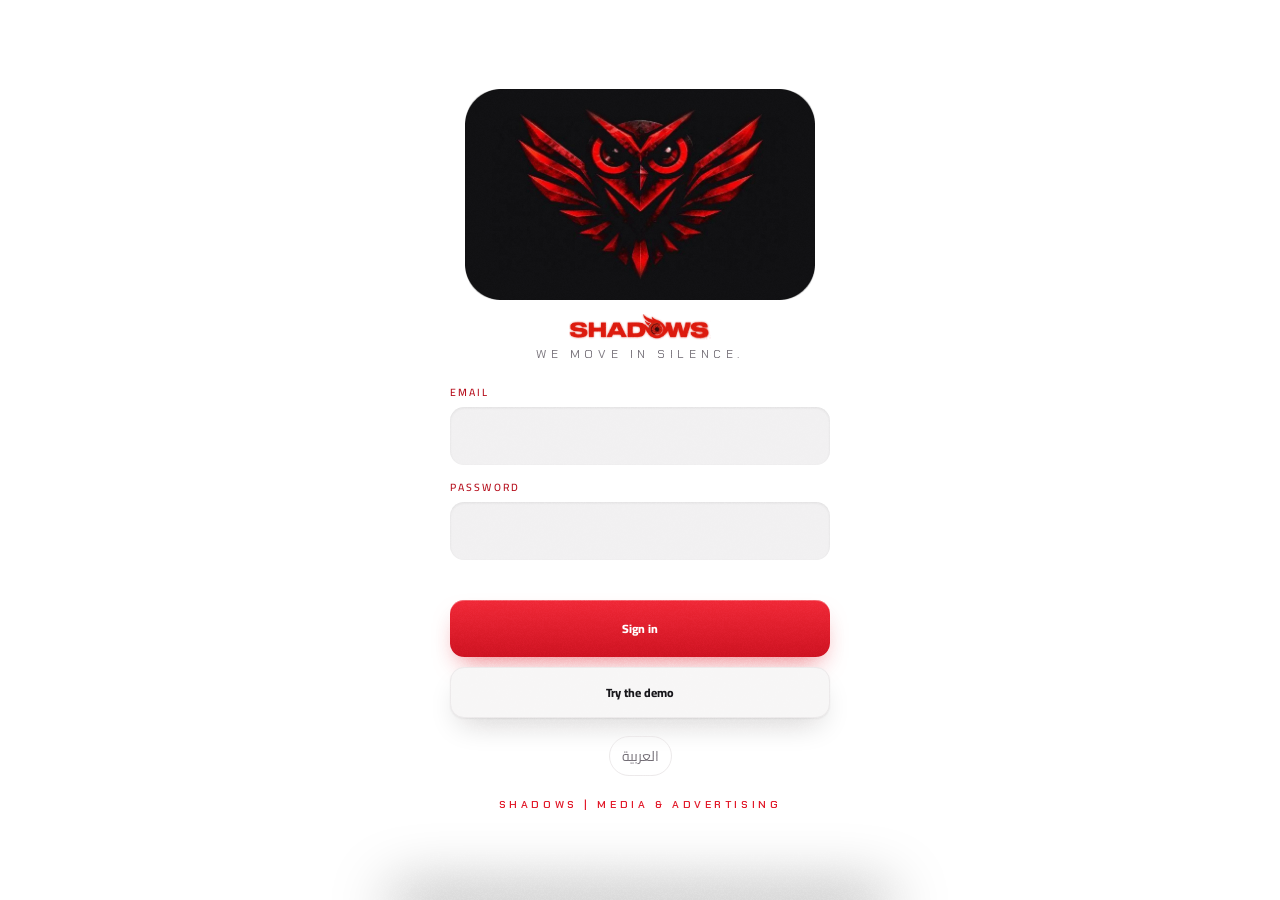
<file: index.html>
<!doctype html>
<html lang="ar" dir="rtl">
<head>
<meta charset="utf-8">
<meta name="viewport" content="width=device-width,initial-scale=1,viewport-fit=cover">
<meta name="theme-color" content="#FFFFFF" media="(prefers-color-scheme: light)">
<meta name="theme-color" content="#0E0E10" media="(prefers-color-scheme: dark)">
<meta name="robots" content="noindex,nofollow">
<meta name="apple-mobile-web-app-capable" content="yes">
<meta name="mobile-web-app-capable" content="yes">
<meta name="apple-mobile-web-app-status-bar-style" content="black-translucent">
<meta name="apple-mobile-web-app-title" content="Shadows">
<title>Shadows CRM</title>
<link rel="manifest" href="manifest.webmanifest">
<link rel="icon" href="assets/favicon.png">
<link rel="apple-touch-icon" href="assets/apple-touch-icon.png">
<link rel="apple-touch-startup-image" href="assets/splash-1290x2796.png" media="(device-width:430px) and (device-height:932px) and (-webkit-device-pixel-ratio:3) and (orientation:portrait)">
<link rel="apple-touch-startup-image" href="assets/splash-1179x2556.png" media="(device-width:393px) and (device-height:852px) and (-webkit-device-pixel-ratio:3) and (orientation:portrait)">
<link rel="apple-touch-startup-image" href="assets/splash-1170x2532.png" media="(device-width:390px) and (device-height:844px) and (-webkit-device-pixel-ratio:3) and (orientation:portrait)">
<link rel="apple-touch-startup-image" href="assets/splash-1284x2778.png" media="(device-width:428px) and (device-height:926px) and (-webkit-device-pixel-ratio:3) and (orientation:portrait)">
<link rel="apple-touch-startup-image" href="assets/splash-1125x2436.png" media="(device-width:375px) and (device-height:812px) and (-webkit-device-pixel-ratio:3) and (orientation:portrait)">
<link rel="apple-touch-startup-image" href="assets/splash-1242x2688.png" media="(device-width:414px) and (device-height:896px) and (-webkit-device-pixel-ratio:3) and (orientation:portrait)">
<link rel="apple-touch-startup-image" href="assets/splash-828x1792.png" media="(device-width:414px) and (device-height:896px) and (-webkit-device-pixel-ratio:2) and (orientation:portrait)">
<link rel="apple-touch-startup-image" href="assets/splash-750x1334.png" media="(device-width:375px) and (device-height:667px) and (-webkit-device-pixel-ratio:2) and (orientation:portrait)">
<link rel="apple-touch-startup-image" href="assets/splash-1536x2048.png" media="(device-width:768px) and (device-height:1024px) and (-webkit-device-pixel-ratio:2) and (orientation:portrait)">
<link rel="apple-touch-startup-image" href="assets/splash-1668x2388.png" media="(device-width:834px) and (device-height:1194px) and (-webkit-device-pixel-ratio:2) and (orientation:portrait)">

<link rel="preconnect" href="https://fonts.googleapis.com"><link rel="preconnect" href="https://fonts.gstatic.com" crossorigin>
<link href="https://fonts.googleapis.com/css2?family=Archivo:wdth,wght@62..125,400..900&family=Cairo:wght@400;600;800&family=Reem+Kufi:wght@500;600;700&family=Noto+Naskh+Arabic:wght@500;700&family=Chakra+Petch:wght@500;600&display=swap" rel="stylesheet">
<style>html,body{margin:0;background:#08080A;color:#F7F5F5}#boot{position:fixed;inset:0;background:#08080A;display:grid;place-items:center;z-index:99}</style>
<script>try{document.documentElement.setAttribute("data-theme",localStorage.getItem("crm.theme")||"light")}catch(e){}</script>
<link rel="stylesheet" href="css/app.css?v=104">
<link rel="stylesheet" href="css/light.css?v=104">
<link rel="stylesheet" href="css/polish.css?v=104">
</head>
<body>
<div id="boot"><div class="bootin"><img class="wings" src="assets/owl-wings.webp" alt="" width="1992" height="1152"><img src="assets/wordmark.webp" alt="Shadows" height="30" style="display:block;margin:6px auto 0"><div class="bootw">WE MOVE IN SILENCE.</div></div></div>

<main id="auth" hidden>
  <div class="authcard">
    <img class="authwings" src="assets/owl-wings.webp" alt="" width="1992" height="1152">
    <img class="authword" src="assets/wordmark.webp" alt="Shadows" height="26">
    <p class="authtag">WE MOVE IN SILENCE.</p>
    
    <form id="authform" novalidate>
      <label class="fld"><span data-t="auth.email"></span><input name="email" type="email" autocomplete="email" dir="ltr" inputmode="email"></label>
      <label class="fld"><span data-t="auth.pw"></span><input name="password" type="password" autocomplete="current-password" dir="ltr"></label>
      <p class="err" id="autherr" role="alert"></p>
      <button class="btn big" id="authgo" type="submit"></button>
      <button class="btn ghost" id="demobtn" type="button" hidden data-t="auth.demo"></button>
    </form>
    <button class="lang" id="authlang" type="button"></button><div class="foot brandline">SHADOWS | MEDIA &amp; ADVERTISING</div>
  </div>
</main>

<div id="app" hidden>
  <div id="hubbg" aria-hidden="true"><img id="owl" src="assets/owl-v24.webp" alt="" width="2064" height="1460"><i class="hx"></i><i class="hy"></i></div>
  <div id="intro"><div id="introbrand">WE MOVE IN SILENCE.</div><div id="introhint"></div></div>
  <button id="burger" type="button" aria-label="Menu"><span></span><span></span><span></span><em id="burgerdot" hidden></em></button>
  <button id="addb" type="button" aria-label="+" hidden><svg viewBox="0 0 24 24" width="22" height="22" fill="none" stroke="currentColor" stroke-width="1.8" stroke-linecap="round"><path d="M12 5v14M5 12h14"/></svg></button>
  <section id="stage" aria-live="polite"></section>
  <div id="cands" aria-hidden="true"></div>
  <div id="dialcap" aria-live="polite"></div>
  <div class="dialwrap"><div id="dial" role="slider" tabindex="0" aria-label="Navigation"></div><div class="dialhint" id="dialhint"></div></div>
  <div id="menubg"></div>
  <nav id="menu" aria-hidden="true">
    <div class="menuhead"><div class="brandlock"><img src="assets/wordmark.webp" alt="Shadows" height="22"><span class="brandline">MEDIA &amp; ADVERTISING</span></div><button id="menuclose" type="button" aria-label="Close">&times;</button></div>
    <div id="menulist"></div>
    <div class="menufoot">
      <button class="menuitem" id="bell" type="button"><span class="mi" id="bellt"></span><i id="belln" hidden></i></button>
      <div class="acts"><button class="lang" id="apptheme" type="button"></button><button class="lang" id="applang" type="button"></button><button class="lang" id="mout2" type="button"></button></div><div id="appver" style="text-align:center;font:600 11px Archivo,sans-serif;opacity:.45;margin-top:10px">v74</div>
      <div id="demobar" class="demobar" hidden></div>
      <div class="foot">WE MOVE IN SILENCE.</div>
    </div>
  </nav>
</div>

<div id="sheetbg"></div>
<div id="sheet" role="dialog" aria-modal="true"><div class="grab"></div><div id="sheetin"></div></div>
<div id="toast" role="status"></div>

<script src="js/config.js?v=104"></script>
<script src="js/i18n.js?v=104"></script>
<script src="js/store.js?v=104"></script>
<script src="js/dial.js?v=104"></script>
<script src="js/fx.js?v=104"></script>
<script src="js/app.js?v=104"></script>
</body>
</html>
</file>
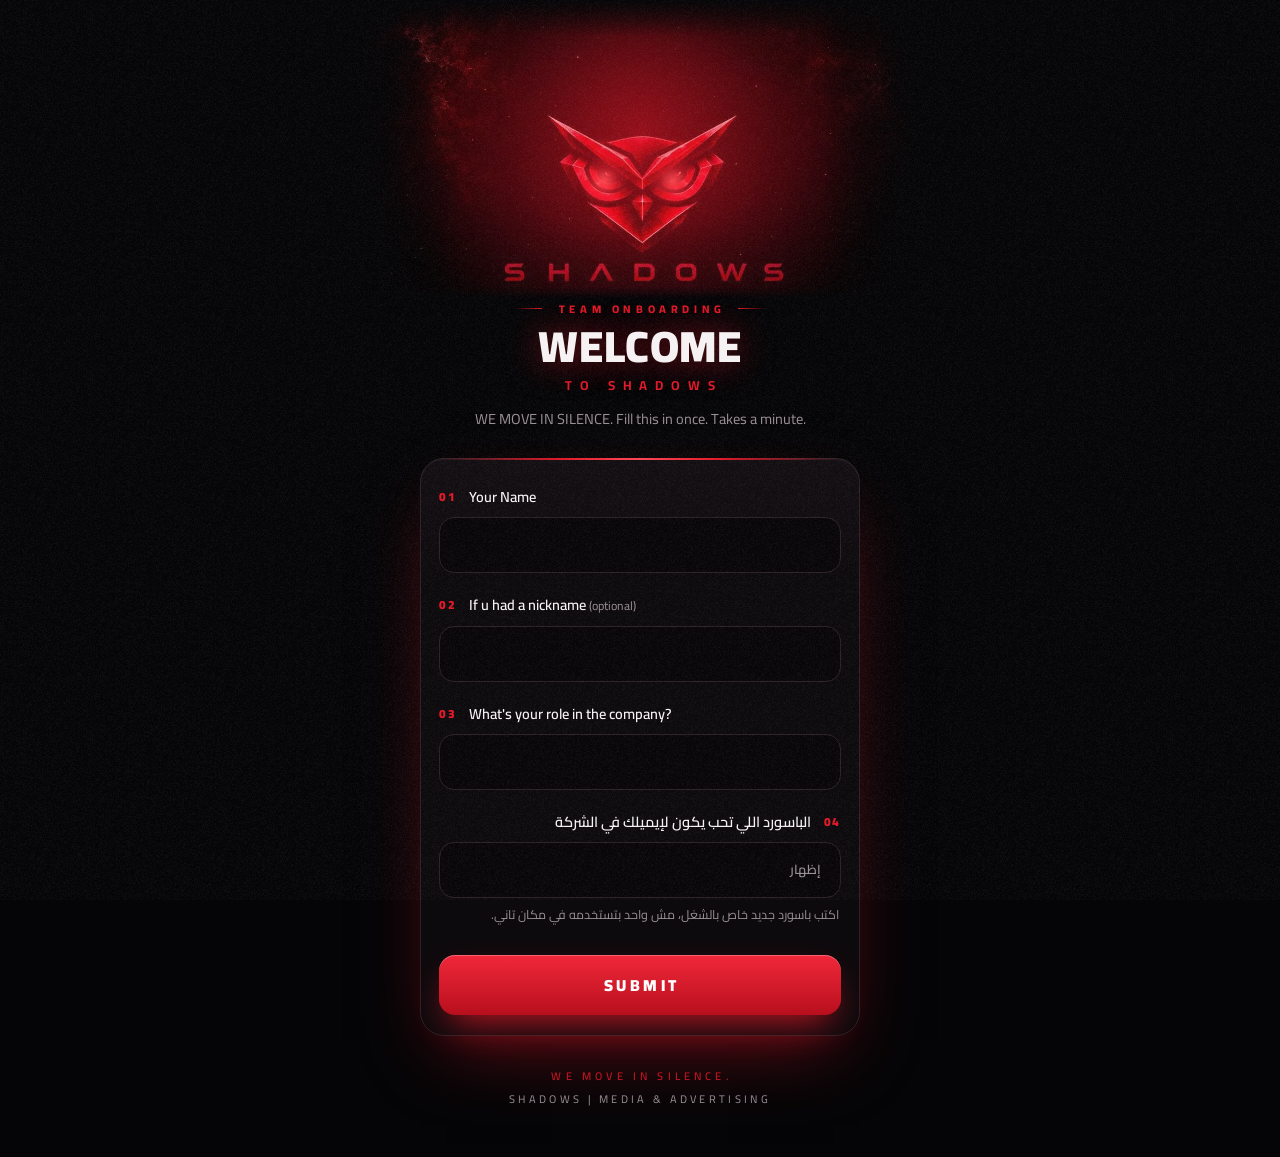
<file: join.html>
<!doctype html>
<html lang="en" dir="ltr">
<head>
<meta charset="utf-8">
<meta name="viewport" content="width=device-width,initial-scale=1,viewport-fit=cover">
<meta name="robots" content="noindex,nofollow">
<meta name="theme-color" content="#050507">
<title>Shadows | Team Onboarding</title>
<link rel="icon" href="assets/icon-192.png">
<link href="https://fonts.googleapis.com/css2?family=Cairo:wght@400;600;800;900&display=swap" rel="stylesheet">
<style>
:root{--bg:#050507;--card:#0D0A0D;--fg:#F6F2F3;--mut:#9A9096;--ln:#2B2227;--red:#E11827;--red2:#910814}
*{box-sizing:border-box;-webkit-tap-highlight-color:transparent}
html{background:var(--bg);color-scheme:dark}
body{margin:0;background:var(--bg);color:var(--fg);font:400 16px/1.6 'Cairo',system-ui,sans-serif;min-height:100vh;overflow-x:hidden;position:relative}
body:before{content:"";position:fixed;inset:0;background:url(assets/grain.png);opacity:.07;pointer-events:none;z-index:5}
.hero{position:relative;max-width:560px;margin:0 auto;aspect-ratio:1072/572;overflow:hidden}
.hero img{display:block;width:100%;height:100%;object-fit:cover;transform-origin:50% 55%}
.hero .glow{position:absolute;left:50%;top:44%;width:92%;aspect-ratio:1;margin:-46% 0 0 -46%;background:radial-gradient(closest-side,rgba(225,24,39,.55),rgba(225,24,39,.16) 55%,rgba(225,24,39,0) 100%);mix-blend-mode:normal;pointer-events:none}
.hero .eye{position:absolute;top:60.5%;width:9%;aspect-ratio:1;margin:-4.5% 0 0 -4.5%;border-radius:50%;background:radial-gradient(closest-side,rgba(255,70,80,.95),rgba(255,40,55,.35) 55%,rgba(255,40,55,0) 100%);pointer-events:none}
.hero .eye.l{left:43.6%}.hero .eye.r{left:55.9%}
.hero:after{content:"";position:absolute;inset:0;background:linear-gradient(to bottom,var(--bg) 0,rgba(5,5,7,0) 12%,rgba(5,5,7,0) 96%,var(--bg) 100%),linear-gradient(to right,var(--bg) 0,rgba(5,5,7,0) 18%,rgba(5,5,7,0) 82%,var(--bg) 100%),radial-gradient(ellipse at 50% 46%,rgba(5,5,7,0) 40%,rgba(5,5,7,.65) 100%)}
.em{position:absolute;bottom:8%;width:3px;height:3px;border-radius:50%;background:#FF4655;opacity:0;pointer-events:none}
main{position:relative;z-index:2;max-width:480px;margin:-6px auto 0;padding:0 20px calc(env(safe-area-inset-bottom) + 48px)}
.kick{margin-top:6px!important;display:flex;align-items:center;justify-content:center;gap:12px;font:800 11px 'Cairo';letter-spacing:.42em;color:var(--red);margin:0 0 4px;text-indent:.42em}
.kick:before,.kick:after{content:"";width:28px;height:1px;background:linear-gradient(90deg,transparent,var(--red))}
.kick:after{transform:scaleX(-1)}
h1{font:900 44px/1.05 'Cairo';margin:0 0 10px;text-align:center;letter-spacing:.015em;text-transform:uppercase;text-shadow:0 0 34px rgba(225,24,39,.55)}
h1 span{display:block;font:700 13px 'Cairo';letter-spacing:.6em;text-indent:.6em;color:var(--red);text-shadow:none;margin-top:4px}
.lead{color:var(--mut);text-align:center;margin:0 0 28px;font-size:14.5px}
.card{background:linear-gradient(180deg,#130E12,var(--card) 120px);border:1px solid var(--ln);border-radius:24px;padding:26px 18px 20px;position:relative;box-shadow:0 30px 70px -26px rgba(225,24,39,.5),inset 0 1px 0 rgba(255,255,255,.04)}
.card:before{content:"";position:absolute;left:18px;right:18px;top:-1px;height:2px;border-radius:2px;background:linear-gradient(90deg,transparent,var(--red) 30%,#FF4655 50%,var(--red) 70%,transparent)}
label{display:block;margin:0 0 20px;font-weight:600;font-size:14.5px;color:var(--fg);transition:color .2s}
label small{color:var(--mut);font-weight:400}
label small.hint{display:block;margin:8px 2px 0;font-size:12.5px;line-height:1.5}
.n{display:inline-block;min-width:30px;font:900 12px 'Cairo';letter-spacing:.14em;color:var(--red);vertical-align:1px;transition:text-shadow .2s}
label:focus-within .n{text-shadow:0 0 12px rgba(255,70,85,.9)}
input{width:100%;height:56px;margin-top:9px;padding:0 16px;font:400 16px 'Cairo',sans-serif;color:var(--fg);background:#080609;border:1px solid var(--ln);border-radius:15px;outline:0;transition:border-color .2s,box-shadow .2s}
input:focus{border-color:var(--red);box-shadow:0 0 0 4px rgba(225,24,39,.18),0 10px 26px -12px rgba(225,24,39,.7)}
input.bad{border-color:var(--red);background:#1B0C10}
input.en{direction:ltr;text-align:left}
.pw{position:relative;display:block}.pw input{padding-right:76px!important}
.pw button{position:absolute;right:6px;top:16px;height:40px;padding:0 14px;border:0;background:transparent;color:var(--mut);font:600 13px 'Cairo';cursor:pointer}
.e{color:#FF5A66;font-size:13px;margin:5px 2px 0;font-weight:400;direction:ltr;text-align:left}.e:empty{display:none}
.btn{position:relative;overflow:hidden;width:100%;height:60px;border:0;border-radius:16px;background:linear-gradient(180deg,#F0283A,#B80F1D);color:#fff;font:900 16px 'Cairo';letter-spacing:.22em;text-indent:.22em;text-transform:uppercase;cursor:pointer;margin-top:10px;box-shadow:0 16px 36px -12px rgba(225,24,39,.95),inset 0 1px 0 rgba(255,255,255,.28);transition:transform .15s}
.btn:disabled{opacity:.65}
.btn:active{transform:scale(.97)}
.btn:after{content:"";position:absolute;top:0;bottom:0;left:-40%;width:30%;background:linear-gradient(100deg,rgba(255,255,255,0),rgba(255,255,255,.28),rgba(255,255,255,0));transform:translateX(0) skewX(-18deg);opacity:0}
.ok{text-align:center;padding:34px 0 30px}
.ok b{display:block;font:900 30px/1.2 'Cairo';text-transform:uppercase;letter-spacing:.03em;margin-bottom:6px;text-shadow:0 0 30px rgba(225,24,39,.6)}
.ok p{color:var(--mut);margin:0 0 18px}
.ok em{display:block;font:800 11px 'Cairo';font-style:normal;letter-spacing:.42em;text-indent:.42em;color:var(--red)}
.ring{position:relative;width:76px;height:76px;margin:0 auto 20px;border-radius:50%;background:linear-gradient(180deg,#F0283A,#B80F1D);display:grid;place-items:center;box-shadow:0 0 44px rgba(225,24,39,.7)}
.ring svg{width:44px;height:44px}
.ring i{position:absolute;inset:0;border-radius:50%;border:2px solid var(--red);opacity:0}
.foot{text-align:center;color:var(--mut);font-size:11px;letter-spacing:.3em;margin-top:32px;text-indent:.3em}
.foot b{display:block;color:var(--red);font-weight:600;letter-spacing:.38em;margin-bottom:6px;opacity:.85}
body.done .hero .glow{opacity:1}
@media (prefers-reduced-motion:no-preference){
 .hero img{animation:kb 18s ease-in-out infinite alternate}
 .hero .glow{animation:br 5s ease-in-out infinite}
 .hero .eye{animation:ey 3.6s ease-in-out infinite}.hero .eye.r{animation-delay:.12s}
 .em{animation:fl 6s linear infinite}
 .em:nth-of-type(1){left:22%;animation-delay:0s}.em:nth-of-type(2){left:38%;animation-delay:1.4s}.em:nth-of-type(3){left:61%;animation-delay:2.6s}.em:nth-of-type(4){left:77%;animation-delay:.8s}.em:nth-of-type(5){left:50%;animation-delay:3.8s}.em:nth-of-type(6){left:30%;animation-delay:4.7s}
 main>*{animation:up .8s cubic-bezier(.2,.7,.2,1) both}
 main>*:nth-child(2){animation-delay:.1s}main>*:nth-child(3){animation-delay:.2s}main>*:nth-child(4){animation-delay:.3s}main>*:nth-child(5){animation-delay:.42s}
 .btn:after{animation:sh 3.8s ease-in-out 1.2s infinite}
 .ring{animation:pop .7s cubic-bezier(.2,1.4,.4,1) both}
 .ring i{animation:pulse 2s ease-out infinite}.ring i:nth-child(2){animation-delay:1s}
 .ok b,.ok p,.ok em{animation:up .7s cubic-bezier(.2,.7,.2,1) both}.ok b{animation-delay:.25s}.ok p{animation-delay:.4s}.ok em{animation-delay:.6s}
}
@keyframes kb{from{transform:scale(1)}to{transform:scale(1.07)}}
@keyframes br{0%,100%{opacity:.55}50%{opacity:1}}
@keyframes ey{0%,100%{opacity:.35}45%{opacity:1}55%{opacity:.9}}
@keyframes fl{0%{opacity:0;transform:translate(0,0)}15%{opacity:.9}100%{opacity:0;transform:translate(14px,-150px)}}
@keyframes up{from{opacity:0;transform:translateY(16px)}to{opacity:1;transform:none}}
@keyframes sh{0%{transform:translateX(0) skewX(-18deg);opacity:0}8%{opacity:1}30%,100%{transform:translateX(480%) skewX(-18deg);opacity:0}}
@keyframes pop{from{opacity:0;transform:scale(.4)}to{opacity:1;transform:none}}
@keyframes pulse{0%{opacity:.8;transform:scale(1)}100%{opacity:0;transform:scale(1.9)}}
</style>
</head>
<body>
<div class="hero"><img src="assets/join-hero.webp?v=43" alt="Shadows" width="1072" height="572" fetchpriority="high"><div class="glow"></div><i class="eye l"></i><i class="eye r"></i><i class="em"></i><i class="em"></i><i class="em"></i><i class="em"></i><i class="em"></i><i class="em"></i></div>
<main id="m">
<p class="kick">TEAM ONBOARDING</p>
<h1>Welcome<span>TO SHADOWS</span></h1>
<p class="lead">WE MOVE IN SILENCE. Fill this in once. Takes a minute.</p>
<div class="card" id="fw">
<form id="f" novalidate>
<label><span class="n">01</span>Your Name<input class="en" name="name" enterkeyhint="next" autocomplete="name" dir="ltr"><p class="e"></p></label>
<label><span class="n">02</span>If u had a nickname <small>(optional)</small><input name="nick" enterkeyhint="next" autocomplete="nickname" maxlength="30"></label>
<label><span class="n">03</span>What's your role in the company?<input class="en" name="role" enterkeyhint="next" maxlength="60" dir="ltr"><p class="e"></p></label>
<label dir="rtl"><span class="n">04</span>الباسورد اللي تحب يكون لإيميلك في الشركة
<span class="pw"><input class="en" name="pw" enterkeyhint="done" type="password" autocomplete="new-password" dir="ltr"><button type="button" data-show>إظهار</button></span><small class="hint" dir="rtl">اكتب باسورد جديد خاص بالشغل، مش واحد بتستخدمه في مكان تاني.</small><p class="e"></p></label>
<p class="e" id="top"></p>
<button class="btn" id="go" type="submit">Submit</button>
</form>
</div>
<div class="foot"><b>WE MOVE IN SILENCE.</b>SHADOWS | MEDIA &amp; ADVERTISING</div>
</main>
<script src="js/join-config.js?v=43"></script>
<script>
(function(){
var f=document.getElementById('f'),$=function(n){return f.elements[n]};
function err(n,m){var i=$(n);i.classList.toggle('bad',!!m);var p=i.closest('label').querySelector('.e');if(p)p.textContent=m||''}
document.querySelectorAll('[data-show]').forEach(function(b){b.onclick=function(){var i=b.previousElementSibling,s=i.type==='password';i.type=s?'text':'password';b.textContent=s?'إخفاء':'إظهار'}});
['name','role','pw'].forEach(function(n){$(n).addEventListener('input',function(){err(n,'')})});
function check(){
  var ok=true,v=function(n){return $(n).value.trim()};
  if(v('name').length<5){err('name','Required (5 characters or more)');ok=false}
  if(!v('role')){err('role','Required');ok=false}
  var p=$('pw').value;
  if(p.length<8||p.length>64){err('pw','8 to 64 characters');ok=false}
  return ok}
f.addEventListener('submit',async function(e){
  e.preventDefault();if(!check())return;
  var v=function(n){return $(n).value.trim()};
  var name=v('name').replace(/\s+/g,' ');
  var meta={name:name,nickname:v('nick')||null,job_title:v('role')};
  var go=document.getElementById('go');go.disabled=true;go.textContent='Sending';
  var top=document.getElementById('top');top.textContent='';
  try{
    var C=window.JOIN_CONFIG||{};
    if(!(C.supabaseUrl&&C.supabaseKey)){ if(location.search.indexOf('preview')<0) throw new Error('closed'); }
    else{
      var base=C.supabaseUrl.replace(/\/$/,''),H={'apikey':C.supabaseKey,'Authorization':'Bearer '+C.supabaseKey,'Content-Type':'application/json'};
      var kr=await fetch(base+'/rest/v1/rpc/join_pubkey',{method:'POST',headers:H,body:'{}'});var pk=await kr.json();
      if(!kr.ok||!pk) throw new Error('closed');
      /* the password is encrypted here, in the browser, with a public key. Only Yassin's private key can open it. */
      var key=await crypto.subtle.importKey('spki',Uint8Array.from(atob(pk),function(c){return c.charCodeAt(0)}),{name:'RSA-OAEP',hash:'SHA-256'},false,['encrypt']);
      var ct=await crypto.subtle.encrypt({name:'RSA-OAEP'},key,new TextEncoder().encode($('pw').value));
      var enc=btoa(String.fromCharCode.apply(null,new Uint8Array(ct)));
      var r=await fetch(base+'/rest/v1/join_responses',{method:'POST',headers:Object.assign({'Prefer':'return=minimal'},H),body:JSON.stringify({full_name:name,nickname:meta.nickname,job_title:meta.job_title,enc_password:enc})});
      if(!r.ok) throw new Error('fail');
    }
    document.getElementById('fw').innerHTML='<div class="ok"><div class="ring"><i></i><i></i><svg viewBox="0 0 52 52" width="64" height="64"><path d="M14 27l8 8 16-17" fill="none" stroke="#fff" stroke-width="4" stroke-linecap="round" stroke-linejoin="round"/></svg></div><b>Welcome, '+(meta.nickname||name.split(' ')[0]).replace(/[<>&"]/g,'')+'</b><p>Received. Thank you.</p></div>';document.body.classList.add('done');window.scrollTo(0,0);
  }catch(x){
    top.textContent=x.message==='closed'?'The form is not open yet. Try again later.':'Something went wrong. Try again.';
    go.disabled=false;go.textContent='Submit'}
});
})();
</script>
</body>
</html>
</file>
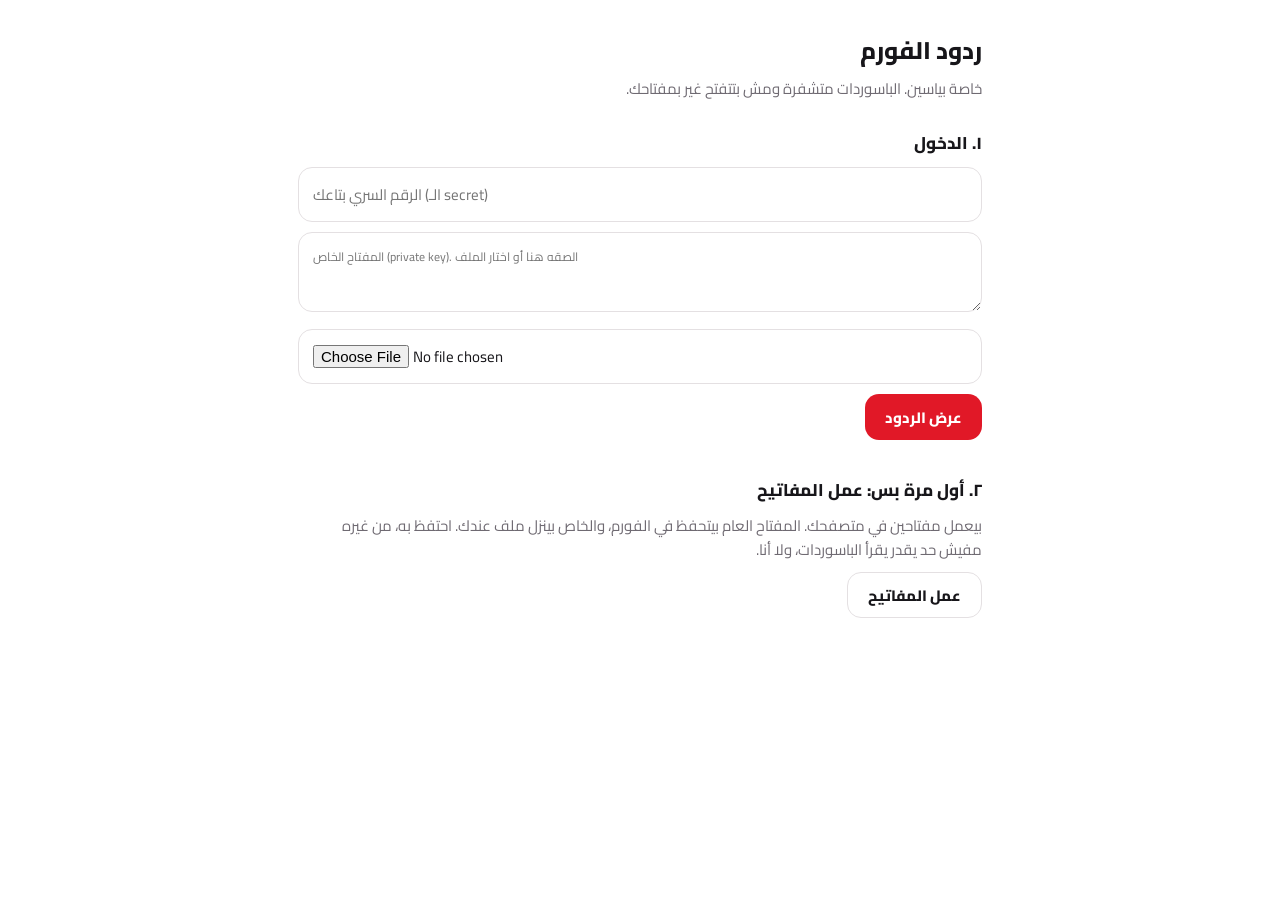
<file: results.html>
<!doctype html>
<html lang="ar" dir="rtl"><head><meta charset="utf-8"><meta name="viewport" content="width=device-width,initial-scale=1"><meta name="robots" content="noindex,nofollow"><title>Shadows | الردود</title>
<link href="https://fonts.googleapis.com/css2?family=Cairo:wght@400;600;800&display=swap" rel="stylesheet">
<script>try{document.documentElement.dataset.theme=localStorage.getItem('crm.theme')||(matchMedia('(prefers-color-scheme:dark)').matches?'dark':'light')}catch(e){}</script>
<style>
:root{--bg:#fff;--fg:#17161A;--mut:#6F6A72;--ln:#E4E0E2;--red:#E11827}
html[data-theme=dark]{--bg:#0E0E10;--fg:#F2F0F1;--mut:#9A959C;--ln:#2A292E;color-scheme:dark}
*{box-sizing:border-box}body{margin:0;background:var(--bg);color:var(--fg);font:400 15px/1.6 'Cairo',system-ui,sans-serif}
main{max-width:720px;margin:0 auto;padding:28px 18px 60px}h1{font:800 24px 'Cairo';margin:0 0 4px}h2{font:800 17px 'Cairo';margin:26px 0 8px}
p{color:var(--mut);margin:0 0 10px}input,textarea{width:100%;padding:12px 14px;margin:0 0 10px;font:400 15px 'Cairo',sans-serif;color:var(--fg);background:var(--bg);border:1px solid var(--ln);border-radius:14px;direction:ltr}
textarea{height:80px;font-size:12px}.b{display:inline-block;height:46px;padding:0 20px;border:0;border-radius:14px;background:var(--red);color:#fff;font:800 15px 'Cairo';cursor:pointer;margin:0 0 8px}
.b[hidden]{display:none}.b.g{background:var(--bg);color:var(--fg);border:1px solid var(--ln)}
table{width:100%;border-collapse:collapse;font-size:14px;margin-top:12px}td,th{padding:10px 8px;border-bottom:1px solid var(--ln);text-align:start}th{color:var(--mut);font-weight:600}td.pw{direction:ltr;font-family:ui-monospace,monospace}
.e{color:var(--red)}
</style></head><body><main>
<h1>ردود الفورم</h1><p>خاصة بياسين. الباسوردات متشفرة ومش بتتفتح غير بمفتاحك.</p>
<h2>١. الدخول</h2>
<input id="sec" type="password" placeholder="الرقم السري بتاعك (الـ secret)" autocomplete="off">
<textarea id="priv" placeholder="المفتاح الخاص (private key). الصقه هنا أو اختار الملف"></textarea>
<input id="pf" type="file" accept=".txt,.key">
<button class="b" id="load">عرض الردود</button> <button class="b g" id="csv" hidden>تحميل CSV</button>
<p class="e" id="err"></p>
<div id="out"></div>
<h2>٢. أول مرة بس: عمل المفاتيح</h2>
<p>بيعمل مفتاحين في متصفحك. المفتاح العام بيتحفظ في الفورم، والخاص بينزل ملف عندك. احتفظ به، من غيره مفيش حد يقدر يقرأ الباسوردات، ولا أنا.</p>
<button class="b g" id="gen">عمل المفاتيح</button> <button class="b" id="cp" hidden>نسخ المفتاح</button>
</main>
<script src="js/join-config.js?v=39"></script>
<script>
var C=window.JOIN_CONFIG||{},$=function(i){return document.getElementById(i)},rows=[];
var base=(C.supabaseUrl||'').replace(/\/$/,''),H={'apikey':C.supabaseKey,'Authorization':'Bearer '+C.supabaseKey,'Content-Type':'application/json'};
function b64(b){return btoa(String.fromCharCode.apply(null,new Uint8Array(b)))}
function unb(s){return Uint8Array.from(atob(s.replace(/\s/g,'')),function(c){return c.charCodeAt(0)})}
function rpc(n,a){return fetch(base+'/rest/v1/rpc/'+n,{method:'POST',headers:H,body:JSON.stringify(a)}).catch(function(){throw new Error('NET: no connection to Supabase')}).then(function(r){return r.text().then(function(t){var j=null;try{j=t?JSON.parse(t):null}catch(e){}if(!r.ok)throw new Error((j&&j.message==='denied')?'DENIED: wrong secret':'DB '+r.status+': '+((j&&j.message)||''));return j})})}
function esc(s){return String(s==null?'':s).replace(/[&<>"]/g,function(c){return{'&':'&amp;','<':'&lt;','>':'&gt;','"':'&quot;'}[c]})}
$('pf').onchange=function(){var f=this.files[0];if(f)f.text().then(function(t){$('priv').value=t.trim()})};
$('gen').onclick=async function(){$('err').textContent='';
  try{if(!base)throw 0;var s=$('sec').value;if(!s)throw 1;
    var k=await crypto.subtle.generateKey({name:'RSA-OAEP',modulusLength:2048,publicExponent:new Uint8Array([1,0,1]),hash:'SHA-256'},true,['encrypt','decrypt']);
    var pub=b64(await crypto.subtle.exportKey('spki',k.publicKey)),pri=b64(await crypto.subtle.exportKey('pkcs8',k.privateKey));
    $('priv').value=pri;await rpc('join_set_pubkey',{secret:s,k:pub});
    
    $('priv').value=pri;$('priv').style.height='150px';try{var a=document.createElement('a');a.href=URL.createObjectURL(new Blob([pri],{type:'text/plain'}));a.download='shadows-private-key.txt';a.click()}catch(x){}$('priv').select();$('cp').hidden=false;$('err').textContent='تم. المفتاح الخاص ظاهر في المربع اللي فوق. اضغط "نسخ المفتاح" واحفظه في Notes فوراً. لو الملف نزل كويس، احفظه برضو.';
  }catch(e){$('err').textContent=(e&&e.message?e.message:'step '+e)+' | secret length '+($('sec').value.length)+' | v39'}};
$('cp').onclick=function(){var t=$('priv');t.select();try{navigator.clipboard.writeText(t.value).then(function(){$('err').textContent='اتنسخ. الصقه في Notes واحفظه.'},function(){document.execCommand('copy');$('err').textContent='اتنسخ. الصقه في Notes واحفظه.'})}catch(e){document.execCommand('copy');$('err').textContent='اتنسخ. الصقه في Notes واحفظه.'}};
$('load').onclick=async function(){$('err').textContent='';$('out').innerHTML='';
  try{var raw=await rpc('join_export',{secret:$('sec').value});
    var key=await crypto.subtle.importKey('pkcs8',unb($('priv').value),{name:'RSA-OAEP',hash:'SHA-256'},false,['decrypt']);
    rows=[];for(var i=0;i<raw.length;i++){var r=raw[i],p='';try{p=new TextDecoder().decode(await crypto.subtle.decrypt({name:'RSA-OAEP'},key,unb(r.enc_password)))}catch(e){p='(مش مقروء)'}
      rows.push([(function(d){var p=function(n){return String(n).padStart(2,'0')};return d.getFullYear()+'-'+p(d.getMonth()+1)+'-'+p(d.getDate())+' '+p(d.getHours())+':'+p(d.getMinutes())})(new Date(r.created_at)),r.full_name,r.nickname||'',r.job_title,p])}
    $('out').innerHTML=rows.length?'<table><tr><th>الوقت</th><th>الاسم</th><th>الدلع</th><th>الدور</th><th>الباسورد</th></tr>'+rows.map(function(x){return'<tr>'+x.map(function(c,j){return'<td'+(j==4?' class="pw"':'')+'>'+esc(c)+'</td>'}).join('')+'</tr>'}).join('')+'</table>':'<p>مفيش ردود لسه.</p>';
    $('csv').hidden=!rows.length;
  }catch(e){$('err').textContent='الـ secret أو المفتاح غلط.'}};
$('csv').onclick=function(){var q=function(c){return'"'+String(c).replace(/"/g,'""')+'"'};
  var t='\ufefftime,name,nickname,role,password\n'+rows.map(function(r){return r.map(function(c,j){c=String(c);if(/^[=+\-@]/.test(c))c="'"+c;return q(c)}).join(',')}).join('\n');
  var a=document.createElement('a');a.href=URL.createObjectURL(new Blob([t],{type:'text/csv'}));a.download='shadows-responses.csv';a.click()};
</script></body></html>
</file>
<file: css/app.css>
:root{--black:#08080A;--red:#E11827;--crimson:#910814;--white:#F7F5F5;--ash:#AFAAAF;--card:#121216;--line:rgba(247,245,245,.09);--sat:env(safe-area-inset-top,0px);--sab:env(safe-area-inset-bottom,0px)}
*{box-sizing:border-box;-webkit-tap-highlight-color:transparent}
html,body{margin:0;height:100%;background:var(--black);color:var(--white);font-family:'Cairo','Archivo',system-ui,-apple-system,sans-serif;overscroll-behavior:none}
html[lang=en] body{font-family:'Archivo','Cairo',system-ui,sans-serif}
body{background:radial-gradient(120% 60% at 50% -10%,#2a060c 0,transparent 60%),var(--black);background-attachment:fixed}
[hidden]{display:none!important}
button{font:inherit;color:inherit;cursor:pointer;border:0;background:none}
input,select,textarea{font:inherit;color:var(--white);background:#0c0c0f;border:1px solid var(--line);border-radius:12px;padding:12px 14px;width:100%;outline:0}
input:focus,select:focus,textarea:focus{border-color:var(--red)}
textarea{min-height:90px;resize:vertical}
select{appearance:none;background-image:linear-gradient(45deg,transparent 50%,var(--ash) 50%),linear-gradient(135deg,var(--ash) 50%,transparent 50%);background-position:calc(100% - 18px) 55%,calc(100% - 13px) 55%;background-size:5px 5px;background-repeat:no-repeat}
[dir=rtl] select{background-position:18px 55%,13px 55%}
.bootin{text-align:center;animation:pulse 1.6s ease-in-out infinite}.bootin img{display:block;margin:0 auto 10px}.bootw{letter-spacing:.5em;font-weight:800;color:var(--red);font-family:Archivo,sans-serif}
@keyframes pulse{50%{opacity:.55}}
/* auth */
#auth{min-height:100%;display:grid;place-items:center;padding:calc(var(--sat) + 20px) 20px calc(var(--sab) + 20px)}
.authcard{width:100%;max-width:380px;text-align:center;position:relative}
.authowl{display:block;margin:0 auto;filter:drop-shadow(0 0 28px rgba(225,24,39,.45))}.authword{display:block;margin:10px auto 0}
.authtag{color:var(--ash);margin:6px 0 20px;letter-spacing:.04em}
.seg{display:grid;grid-template-columns:1fr 1fr;background:#0c0c0f;border:1px solid var(--line);border-radius:14px;padding:4px;margin-bottom:14px}
.seg button{padding:9px;border-radius:10px;color:var(--ash)}.seg button.on{background:var(--red);color:#fff}
.fld{display:block;text-align:start;margin-bottom:12px}.fld span{display:block;font-size:13px;color:var(--ash);margin-bottom:5px}
.hint{color:var(--ash);font-size:13px;margin:0 0 8px}.err{color:#ff6b74;min-height:20px;margin:4px 0 8px;font-size:14px}
.btn{padding:11px 18px;border-radius:12px;background:#1b1b20;border:1px solid var(--line);font-weight:600}
.btn.big{width:100%;background:var(--red);border-color:var(--red);color:#fff;padding:14px}.btn.ghost{width:100%;margin-top:10px;background:none}
.btn.danger{background:var(--crimson);border-color:var(--crimson)}.btn.ok{background:#0f2a1b;border-color:#1f6b40}.btn:active{transform:scale(.97)}
.lang{margin-top:18px;color:var(--ash);font-size:14px;padding:6px 12px;border:1px solid var(--line);border-radius:99px}
/* app */
#app{position:fixed;inset:0;display:flex;flex-direction:column}
.top{display:flex;align-items:center;justify-content:space-between;padding:calc(var(--sat) + 10px) 16px 8px}
.topl{display:flex;align-items:center;gap:10px;font-weight:800;font-size:20px}.topl img{filter:drop-shadow(0 0 10px rgba(225,24,39,.5))}
.top .lang{margin:0}
.demobar{margin:0 16px 4px;padding:6px 12px;border-radius:10px;background:rgba(225,24,39,.12);color:#ff8a92;font-size:12.5px;display:flex;justify-content:space-between;align-items:center}
.demobar button{color:var(--white);text-decoration:underline;font-size:12.5px}
#stage{flex:1;position:relative;overflow:hidden}
.panel{position:absolute;inset:0;overflow-y:auto;-webkit-overflow-scrolling:touch;padding:6px 16px calc(var(--sab) + 190px);will-change:transform,opacity}
h1{font-size:26px;margin:6px 0 4px;font-weight:800}h2{font-size:17px;margin:20px 0 10px}.sub{color:var(--ash);margin:0 0 14px}
.grid{display:grid;grid-template-columns:1fr 1fr;gap:10px}
.kpi{background:var(--card);border:1px solid var(--line);border-radius:16px;padding:14px;position:relative;overflow:hidden}
.kpi b{display:block;font-size:34px;font-family:Archivo,sans-serif;font-weight:800;line-height:1.1}.kpi span{color:var(--ash);font-size:13px}
.kpi.red{background:linear-gradient(160deg,#3a0910,#1a0508);border-color:rgba(225,24,39,.4)}.kpi.red b{color:#ff4a52}
.card{background:var(--card);border:1px solid var(--line);border-radius:16px;padding:14px;margin-bottom:10px}
.row{display:flex;align-items:center;gap:10px;justify-content:space-between}.row.wrap{flex-wrap:wrap}
.item{display:block;width:100%;text-align:start;background:var(--card);border:1px solid var(--line);border-radius:16px;padding:13px 14px;margin-bottom:10px}
.item:active{background:#1a1a20}.item .t{font-weight:600;margin-bottom:4px}.item .m{color:var(--ash);font-size:13px;display:flex;gap:8px;flex-wrap:wrap;align-items:center}
.pill{display:inline-block;font-size:12px;padding:2px 9px;border-radius:99px;background:#1c1c22;border:1px solid var(--line);color:var(--ash)}
.pill.red,.pill.urgent,.pill.pending,.pill.todo,.pill.lead{background:rgba(225,24,39,.15);color:#ff6b74;border-color:rgba(225,24,39,.4)}
.pill.approved,.pill.done,.pill.accepted,.pill.active{background:rgba(40,160,95,.14);color:#58d68d;border-color:rgba(40,160,95,.4)}
.pill.in_progress,.pill.high{background:rgba(240,160,40,.12);color:#f0b040;border-color:rgba(240,160,40,.4)}
.chips{display:flex;gap:8px;overflow-x:auto;padding:2px 0 10px;scrollbar-width:none}.chips::-webkit-scrollbar{display:none}
.chip{white-space:nowrap;padding:7px 14px;border-radius:99px;border:1px solid var(--line);color:var(--ash);background:#0c0c0f}.chip.on{background:var(--red);border-color:var(--red);color:#fff}
.empty{text-align:center;color:var(--ash);padding:34px 0}
.bar{height:8px;border-radius:9px;background:#1c1c22;overflow:hidden;margin:8px 0 4px}.bar i{display:block;height:100%;background:linear-gradient(90deg,var(--crimson),var(--red));border-radius:9px}
.acts{display:flex;gap:8px;flex-wrap:wrap;margin-top:10px}
.cm{padding:9px 0;border-top:1px solid var(--line)}.cm small{color:var(--ash)}
/* dial */
.dialwrap{position:fixed;left:50%;bottom:calc(var(--sab) + 12px);transform:translateX(-50%);z-index:30;display:flex;flex-direction:column;align-items:center;pointer-events:none}
#dial{width:104px;height:104px;touch-action:none;pointer-events:auto;cursor:grab;border-radius:50%;filter:drop-shadow(0 6px 22px rgba(225,24,39,.5));transition:transform .25s cubic-bezier(.2,.9,.3,1);outline:0;-webkit-user-select:none;user-select:none}
#dial svg{width:100%;height:100%;display:block;overflow:visible}
#dial.press{transform:scale(1.1)}#dial.drag{filter:drop-shadow(0 6px 34px rgba(225,24,39,.95))}#dial:focus-visible{outline:2px solid var(--white);outline-offset:4px}
.dialhint{font-size:11px;color:var(--ash);margin-top:2px;opacity:.7;height:14px;pointer-events:none}
#dialcap{position:fixed;left:0;right:0;bottom:calc(var(--sab) + 128px);text-align:center;font-weight:800;letter-spacing:.06em;color:var(--white);z-index:29;opacity:0;transform:translateY(8px);transition:opacity .25s,transform .25s;pointer-events:none;text-shadow:0 2px 12px #000}
#dialcap.on{opacity:1;transform:none}
#cands{position:fixed;inset:0;z-index:25;pointer-events:none;opacity:0;transition:opacity .18s;background:linear-gradient(to top,rgba(8,8,10,.94) 0,rgba(8,8,10,.55) 45%,transparent 80%)}
#cands.on{opacity:1}
.cw{position:absolute;left:0;right:0;bottom:calc(var(--sab) + 134px);height:60px;overflow:hidden;display:flex;justify-content:center;direction:ltr}
.cwrow{display:flex;gap:10px;transition:transform .22s cubic-bezier(.2,.9,.3,1)}
.wc{width:42px;height:42px;margin-top:8px;border-radius:50%;display:grid;place-items:center;background:#16161b;border:1px solid var(--line);color:var(--ash);flex:none;transition:transform .2s,opacity .2s}
.wc.is{background:var(--red);color:#fff;border-color:var(--red);box-shadow:0 0 22px rgba(225,24,39,.7)}
.pcard{position:absolute;left:50%;bottom:calc(var(--sab) + 205px);transform:translateX(-50%);width:min(260px,70vw);text-align:center;background:linear-gradient(160deg,#2a070d,#120609);border:1px solid rgba(225,24,39,.55);border-radius:22px;padding:18px 14px;box-shadow:0 10px 40px rgba(225,24,39,.25)}
.pcard__i{color:var(--red);display:flex;justify-content:center}.pcard__t{font-weight:800;font-size:22px;margin-top:6px}.pcard__s{color:var(--ash);font-size:13px;margin-top:2px}
body.dialing #stage{filter:blur(2px) brightness(.6);transition:filter .2s}
#stage{transition:filter .2s}
/* sheet */
#sheetbg{position:fixed;inset:0;background:rgba(0,0,0,.6);z-index:50;opacity:0;pointer-events:none;transition:opacity .2s}#sheetbg.on{opacity:1;pointer-events:auto}
#sheet{position:fixed;left:0;right:0;bottom:0;max-height:88%;overflow-y:auto;z-index:51;background:#0f0f13;border-top:1px solid rgba(225,24,39,.5);border-radius:24px 24px 0 0;padding:8px 18px calc(var(--sab) + 22px);transform:translateY(105%);transition:transform .3s cubic-bezier(.2,.9,.3,1)}
#sheet.on{transform:none}.grab{width:44px;height:4px;border-radius:9px;background:#33333a;margin:6px auto 12px}
#sheet h2{margin-top:4px}.two{display:grid;grid-template-columns:1fr 1fr;gap:10px}
#toast{position:fixed;left:50%;top:calc(var(--sat) + 14px);transform:translate(-50%,-90px);background:var(--red);color:#fff;padding:10px 18px;border-radius:99px;z-index:90;font-weight:600;transition:transform .3s cubic-bezier(.2,.9,.3,1);max-width:90vw}
#toast.on{transform:translate(-50%,0)}
@media (min-width:700px){#app{max-width:520px;margin:0 auto;border-inline:1px solid var(--line)}#sheet{max-width:520px;left:50%;right:auto;width:100%;transform:translate(-50%,105%)}#sheet.on{transform:translate(-50%,0)}}
@media (prefers-reduced-motion:reduce){*{transition-duration:.01ms!important;animation-duration:.01ms!important}}

.topr{display:flex;align-items:center;gap:8px}
.bell{position:relative;width:38px;height:38px;border-radius:50%;border:1px solid var(--line);display:grid;place-items:center;color:var(--ash)}
.bell i{position:absolute;top:-4px;inset-inline-end:-4px;min-width:18px;height:18px;border-radius:9px;background:var(--red);color:#fff;font-style:normal;font-size:11px;font-weight:800;display:grid;place-items:center;padding:0 4px}
.item.late{border-inline-start:3px solid var(--red)}.item.soon{border-inline-start:3px solid #f0b040}
.item.unread{border-color:rgba(225,24,39,.5);background:#1a0c0f}
.two3{display:grid;grid-template-columns:repeat(3,1fr);gap:8px;margin:8px 0}.two3 .kpi b{font-size:24px}.two3 .kpi{padding:10px}

/* brand shell: same family as the posters */
.bootin img.wings,.authwings,.empty img{-webkit-mask-image:radial-gradient(closest-side,#000 55%,transparent 100%);mask-image:radial-gradient(closest-side,#000 55%,transparent 100%)}
.bootin .bootw{font-family:'Chakra Petch',Archivo,sans-serif;font-size:12px;letter-spacing:.35em;margin-top:14px;color:var(--ash)}
.bootin img.wings{width:min(320px,80vw);height:auto;margin:0 auto}
.authwings{display:block;width:min(340px,92%);height:auto;margin:0 auto -6px;filter:drop-shadow(0 0 30px rgba(225,24,39,.35))}
.authtag{font-family:'Chakra Petch',Archivo,sans-serif;letter-spacing:.38em;font-size:12px}
.foot{margin-top:22px;font-family:'Chakra Petch',Archivo,sans-serif;font-size:10.5px;letter-spacing:.22em;color:rgba(225,24,39,.7)}
.top{border-bottom:1px solid rgba(225,24,39,.28);margin-bottom:6px}
.eyebrow{font-family:'Chakra Petch',Archivo,sans-serif;font-size:12px;letter-spacing:.2em;color:var(--red);font-weight:600;direction:ltr;text-align:start;margin-top:4px}
h1::after{content:'.';color:var(--red)}
html[lang=en] h1{text-transform:uppercase;letter-spacing:.01em}
html[lang=en] h2{text-transform:uppercase;font-size:14px;letter-spacing:.12em;color:var(--ash)}
.empty img{display:block;width:170px;height:auto;margin:0 auto 6px;opacity:.85}
.empty small{display:block;font-family:'Chakra Petch',Archivo,sans-serif;font-size:10.5px;letter-spacing:.22em;color:rgba(225,24,39,.7);margin-top:8px}
.card,.item{border-inline-start:3px solid rgba(225,24,39,.55)}
.item.late{border-inline-start-color:var(--red)}.item.soon{border-inline-start-color:#f0b040}
.kpi{border-inline-start:3px solid rgba(225,24,39,.55)}
.bc{background:linear-gradient(160deg,#3a0910,#1a0508);border:1px solid rgba(225,24,39,.5);border-radius:16px;padding:14px;margin-bottom:12px}
.bc.urgent{box-shadow:0 0 22px rgba(225,24,39,.3)}
.bc .l{font-family:'Chakra Petch',Archivo,sans-serif;font-size:11px;letter-spacing:.18em;color:#ff6b74;margin-bottom:6px}
.starcard{display:flex;align-items:center;gap:12px;background:var(--card);border:1px solid rgba(240,176,64,.45);border-radius:16px;padding:12px 14px;margin-bottom:12px}
.starcard img{width:44px;height:44px;filter:drop-shadow(0 0 12px rgba(225,24,39,.7))}
.starcard small{color:#f0b040;font-family:'Chakra Petch',Archivo,sans-serif;letter-spacing:.14em}
.vbox{display:flex;align-items:center;gap:10px;margin:6px 0 12px}.vbox .vt{color:var(--ash);font-variant-numeric:tabular-nums}
.btn.rec{background:var(--crimson);border-color:var(--red)}
.btn svg{vertical-align:-4px;margin-inline-end:6px}
audio{width:100%;height:36px;margin:6px 0;filter:invert(.92) hue-rotate(180deg)}
.ack{display:flex;gap:8px;flex-wrap:wrap;margin:8px 0}.ack span{font-size:13px;padding:3px 10px;border-radius:99px;border:1px solid var(--line);color:var(--ash)}.ack span.y{color:#58d68d;border-color:rgba(40,160,95,.5)}

/* ===== v8: dial-centric premium layout ===== */
body{background:#060608}
#app{display:block}
#stage{position:absolute;inset:0;overflow:hidden;z-index:5;pointer-events:none}
.panel{pointer-events:auto;padding:calc(var(--sat) + 78px) 22px calc(var(--sab) + 60px);background:radial-gradient(120% 50% at 50% -10%,#240609 0,transparent 60%),#060608;max-width:640px;margin:0 auto;left:0;right:0}
@media (min-width:700px){#app{max-width:none;border:0}.panel{max-width:560px}}
#hubbg{position:absolute;inset:0;z-index:0;overflow:hidden;pointer-events:none;background:radial-gradient(60% 40% at 50% 50%,rgba(225,24,39,.20),transparent 70%),#060608}
#hubbg img{position:absolute;left:50%;top:50%;width:170vmax;max-width:none;transform:translate(-50%,-50%);opacity:.16;-webkit-mask-image:radial-gradient(closest-side,#000 40%,transparent 100%);mask-image:radial-gradient(closest-side,#000 40%,transparent 100%)}
#hubbg i{position:absolute;background:rgba(225,24,39,.22)}.hx{left:0;right:0;top:50%;height:1px}.hy{top:0;bottom:0;left:50%;width:1px}
body.inpanel #hubbg,body.inpanel .dialwrap,body.inpanel #dialcap{display:none}
#burger{position:fixed;left:18px;top:calc(var(--sat) + 16px);z-index:40;width:46px;height:46px;border-radius:50%;display:flex;flex-direction:column;align-items:center;justify-content:center;gap:5px;background:rgba(255,255,255,.04);border:1px solid rgba(255,255,255,.1);backdrop-filter:blur(8px);-webkit-backdrop-filter:blur(8px)}
#burger span{display:block;width:18px;height:1.6px;border-radius:2px;background:var(--white)}
#burger em{position:absolute;top:6px;right:6px;width:9px;height:9px;border-radius:50%;background:var(--red);box-shadow:0 0 8px var(--red)}
#addb{position:fixed;right:18px;top:calc(var(--sat) + 16px);z-index:40;width:46px;height:46px;border-radius:50%;display:grid;place-items:center;background:var(--red);color:#fff;box-shadow:0 6px 24px rgba(225,24,39,.45)}
.dialwrap{top:50%;bottom:auto;transform:translate(-50%,-52%)}
#dial{width:min(250px,66vw);height:min(250px,66vw);filter:drop-shadow(0 10px 50px rgba(225,24,39,.55))}
.dialhint{font-size:12px;margin-top:12px;height:16px;position:absolute;top:calc(100% + 78px);white-space:nowrap}
#dialcap{top:calc(50% + min(125px,33vw) + 22px);bottom:auto;font-size:30px;letter-spacing:.04em;opacity:1;transform:none}
html[lang=en] #dialcap{text-transform:uppercase;font-family:'Archivo',sans-serif;font-size:26px;letter-spacing:.18em}
body.dialing #dialcap{opacity:0}
#cands{background:radial-gradient(70% 55% at 50% 50%,rgba(6,6,8,.35),rgba(6,6,8,.92) 80%)}
.cw{top:calc(50% + min(125px,33vw) + 30px);bottom:auto}
.pcard{bottom:calc(50% + min(125px,33vw) + 24px);width:min(280px,76vw)}
body.dialing #stage{filter:none}
/* menu drawer */
#menubg{position:fixed;inset:0;background:rgba(0,0,0,.6);z-index:60;opacity:0;pointer-events:none;transition:opacity .25s}#menubg.on{opacity:1;pointer-events:auto}
#menu{position:fixed;top:0;bottom:0;left:0;width:min(330px,86vw);z-index:61;background:linear-gradient(180deg,#120508,#060608 60%);border-inline-end:1px solid rgba(225,24,39,.35);transform:translateX(-105%);transition:transform .32s cubic-bezier(.2,.9,.3,1);display:flex;flex-direction:column;padding:calc(var(--sat) + 18px) 20px calc(var(--sab) + 18px);overflow-y:auto}
#menu.on{transform:none}
.menuhead{display:flex;align-items:center;justify-content:space-between;margin-bottom:22px}.menuhead button{font-size:30px;color:var(--ash);line-height:1;width:40px;height:40px}
.menuitem{display:flex;align-items:center;gap:16px;width:100%;padding:15px 4px;border-bottom:1px solid rgba(255,255,255,.06);text-align:start;position:relative}
.menuitem .mn{font-family:'Chakra Petch',Archivo,sans-serif;font-size:12px;letter-spacing:.14em;color:var(--red);width:26px;direction:ltr}
.menuitem .mi{font-size:19px;font-weight:600}.menuitem.on .mi{color:var(--red)}.menuitem.hub .mi{color:var(--ash)}
.menuitem i{position:static;margin-inline-start:auto;min-width:20px;height:20px;border-radius:10px;background:var(--red);color:#fff;font-style:normal;font-size:11px;display:grid;place-items:center;padding:0 5px}
.menufoot{margin-top:auto;padding-top:18px}.menufoot .acts{display:flex;gap:8px;margin:12px 0}.menufoot .lang{margin:0}.menufoot .demobar{margin:8px 0}
#menu .menuitem#bell{border-bottom:0;border-top:1px solid rgba(255,255,255,.06)}
/* premium cleanup */
.panel h1{font-size:36px;line-height:1.1;margin:10px 0 6px;font-weight:800;letter-spacing:-.01em}
.eyebrow{font-size:11.5px;letter-spacing:.28em;padding-bottom:12px;border-bottom:1px solid rgba(225,24,39,.35);margin-bottom:6px}
.panel h2{margin:30px 0 12px;font-size:12px;letter-spacing:.2em;text-transform:uppercase;color:var(--ash);font-family:'Chakra Petch',Archivo,sans-serif;font-weight:600}
html[lang=ar] .panel h2{letter-spacing:.02em;font-size:14px;text-transform:none}
.card,.item,.kpi{background:rgba(255,255,255,.028);border:1px solid rgba(255,255,255,.07);border-inline-start:1px solid rgba(255,255,255,.07);border-radius:22px;padding:18px}
.item{margin-bottom:12px}.card{margin-bottom:12px}
.item.late{border-inline-start:3px solid var(--red)}.item.soon{border-inline-start:3px solid #f0b040}
.kpi.red{background:linear-gradient(160deg,rgba(225,24,39,.22),rgba(225,24,39,.05));border-color:rgba(225,24,39,.4)}
.kpi b{font-size:40px;font-weight:600}
.grid{gap:12px}
.btn{border-radius:99px;padding:11px 20px;background:rgba(255,255,255,.04);border:1px solid rgba(255,255,255,.12)}
.btn.big{border-radius:16px}.chip{padding:8px 16px}
.bc,.starcard{border-radius:22px}
#sheet{border-radius:28px 28px 0 0;background:#0b0b0e}
.panel .sub{margin-bottom:18px}

/* ===== v9: art-directed poster system ===== */
:root{--ink:#050405;--ember:#ff3a3f;--blood:#5a0a12;--ruby:#c4121f;--hair:rgba(225,24,39,.38);--mono:'Chakra Petch','Archivo',monospace;--head:'Archivo','Cairo',sans-serif}
html,body{background:var(--ink)}
body::after{content:"";position:fixed;inset:0;z-index:100;pointer-events:none;background:url(../assets/grain.png);opacity:.22;mix-blend-mode:overlay}
#hubbg{background:radial-gradient(55% 38% at 50% 50%,rgba(225,24,39,.38),rgba(120,8,20,.18) 45%,transparent 72%),radial-gradient(90% 60% at 50% 110%,#2a050a,transparent 70%),var(--ink)}
#hubbg img{opacity:.30;width:150vmax;mix-blend-mode:screen}
#hubbg:after{content:"";position:absolute;inset:0;background:radial-gradient(75% 60% at 50% 50%,transparent 40%,var(--ink) 100%)}
#hubbg i{background:var(--hair)}
.hx,.hy{z-index:1}
#dial{width:min(290px,76vw);height:min(290px,76vw);filter:drop-shadow(0 0 46px rgba(225,24,39,.6))}
#dial.drag{filter:drop-shadow(0 0 64px rgba(255,58,63,.95))}
#dialcap{top:calc(50% + min(145px,38vw) + 20px)}
.cw{top:calc(50% + min(145px,38vw) + 30px)}.pcard{bottom:calc(50% + min(145px,38vw) + 24px)}
.dialhint{top:calc(100% + 84px);font-family:var(--mono);letter-spacing:.14em;font-size:11px;text-transform:uppercase}
#dialcap{font-family:var(--head);font-weight:900;font-stretch:125%}
html[lang=ar] #dialcap{font-family:'Cairo',sans-serif;font-stretch:100%}
#burger,#addb{border-radius:0;backdrop-filter:none;-webkit-backdrop-filter:none}
#burger{background:transparent;border:1px solid var(--hair);width:48px;height:48px}
#burger span{width:20px;height:2px;border-radius:0}#burger span:nth-child(2){width:13px;align-self:flex-start;margin-inline-start:14px}
#addb{background:var(--ruby);box-shadow:none;border:1px solid var(--ember)}
/* panel = a slide */
.panel{background:radial-gradient(70% 38% at 85% 0,rgba(196,18,31,.34),transparent 70%),radial-gradient(60% 30% at 0 100%,rgba(90,10,18,.5),transparent 70%),var(--ink);padding:calc(var(--sat) + 84px) 26px calc(var(--sab) + 70px);overflow-x:hidden}
.panel::before{content:attr(data-n);position:absolute;top:calc(var(--sat) + 40px);inset-inline-end:14px;font:900 190px/1 var(--head);font-stretch:125%;color:transparent;-webkit-text-stroke:1px rgba(225,24,39,.22);pointer-events:none;direction:ltr;z-index:0}
.panel>*{position:relative;z-index:1}
.panel::after{content:"";position:fixed;top:0;bottom:0;inset-inline-start:14px;width:1px;background:var(--hair);pointer-events:none;z-index:0}
.eyebrow{position:absolute!important;top:calc(var(--sat) + 30px);inset-inline:26px;display:flex;justify-content:space-between;align-items:center;font:600 12px var(--mono);letter-spacing:.22em;color:var(--red);padding:0 0 0;border:0;margin:0;direction:ltr;text-transform:uppercase}
.eyebrow{padding-inline-start:62px;padding-top:0}
.panel h1{font:900 clamp(40px,13vw,62px)/.95 var(--head);font-stretch:125%;text-transform:uppercase;letter-spacing:-.01em;margin:26px 0 12px;max-width:92%}
html[lang=ar] .panel h1{font-family:'Cairo',sans-serif;font-stretch:100%;font-weight:900;line-height:1.15;font-size:clamp(40px,12vw,56px);letter-spacing:0}
.panel h1:after{content:none}
.panel .sub{font-size:15px;color:var(--ash);max-width:30ch;border-inline-start:2px solid var(--red);padding-inline-start:12px;margin:0 0 30px}
.panel h2{display:flex;align-items:center;gap:12px;font:600 11.5px var(--mono);letter-spacing:.24em;color:var(--red);text-transform:uppercase;margin:38px 0 4px}
.panel h2:after{content:"";flex:1;height:1px;background:var(--hair)}
html[lang=ar] .panel h2{font:700 14px 'Cairo';letter-spacing:.04em}
/* grid, rules, no cards */
.card,.item,.kpi,.bc,.starcard{background:none;border:0;border-radius:0;border-top:1px solid var(--hair);padding:18px 0;margin:0;backdrop-filter:none}
.item{counter-increment:it;padding-inline-start:44px;position:relative;border-bottom:0}
.panel{counter-reset:it}
.item:before{content:counter(it,decimal-leading-zero);position:absolute;inset-inline-start:0;top:20px;font:600 11px var(--mono);letter-spacing:.14em;color:var(--red);direction:ltr}
.item .t{font:800 19px/1.25 var(--head);font-stretch:112%;margin-bottom:6px;text-transform:uppercase;letter-spacing:.005em}
html[lang=ar] .item .t{font-family:'Cairo';font-stretch:100%;text-transform:none;font-size:19px;font-weight:800}
.item.late{border-inline-start:0;border-top-color:var(--ember);box-shadow:inset 0 1px 0 var(--ember)}
.item.late:before{color:var(--ember)}.item.late .t{color:#ff6a6f}.item.soon:before{color:#f0b040}
.item:active{background:rgba(225,24,39,.08)}
.grid{gap:0;border-top:1px solid var(--hair);border-inline-start:1px solid var(--hair)}
.kpi{border:0;border-inline-end:1px solid var(--hair);border-bottom:1px solid var(--hair);padding:18px 16px}
.kpi b{font:900 54px/1 var(--head);font-stretch:125%;margin-bottom:6px}
.kpi span{font:600 11px var(--mono);letter-spacing:.16em;text-transform:uppercase;color:var(--ash)}
html[lang=ar] .kpi span{font:700 13px Cairo;letter-spacing:0;text-transform:none}
.kpi.red{background:linear-gradient(160deg,rgba(225,24,39,.35),rgba(90,10,18,.1))}.kpi.red b{color:var(--white)}
.card{margin-bottom:0}
.starcard,.bc{border:1px solid var(--hair);padding:18px;background:linear-gradient(160deg,rgba(225,24,39,.18),transparent)}
.pill{border-radius:0;font:600 10.5px var(--mono);letter-spacing:.14em;text-transform:uppercase;padding:3px 8px;background:none;border:1px solid rgba(255,255,255,.2)}
.pill.red,.pill.urgent,.pill.pending,.pill.todo,.pill.lead{background:rgba(225,24,39,.18);border-color:var(--red);color:#ff7a80}
.pill.approved,.pill.done,.pill.accepted,.pill.active{background:none;border-color:rgba(255,255,255,.4);color:var(--white)}
.chips{gap:0;border-bottom:1px solid var(--hair);padding:0;margin-top:18px}
.chip{border:0;border-radius:0;background:none;font:600 12px var(--mono);letter-spacing:.16em;text-transform:uppercase;padding:12px 14px;color:var(--ash);border-bottom:2px solid transparent;margin-bottom:-1px}
.chip.on{background:none;color:var(--white);border-bottom-color:var(--red)}
html[lang=ar] .chip{font:700 14px Cairo;letter-spacing:0}
.btn{border-radius:0;background:none;border:1px solid rgba(255,255,255,.35);font:700 12px var(--mono);letter-spacing:.16em;text-transform:uppercase;padding:13px 18px}
html[lang=ar] .btn{font:700 15px Cairo;letter-spacing:0}
.btn.big{background:linear-gradient(180deg,var(--red),var(--ruby));border-color:var(--ember);border-radius:0;padding:17px;box-shadow:0 0 34px rgba(225,24,39,.35)}
.btn.ghost{background:none;border-color:var(--hair)}.btn.danger{background:var(--blood);border-color:var(--red)}.btn.ok{background:none;border-color:#fff}
input,select,textarea{border-radius:0;background:rgba(255,255,255,.03);border:0;border-bottom:1px solid var(--hair);padding:14px 4px}
input:focus,select:focus,textarea:focus{border-bottom-color:var(--ember);background:rgba(225,24,39,.06)}
.fld span{font:600 10.5px var(--mono);letter-spacing:.2em;text-transform:uppercase;color:var(--red)}
html[lang=ar] .fld span{font:700 13px Cairo;letter-spacing:0}
.bar{height:3px;border-radius:0;background:rgba(255,255,255,.12)}.bar i{border-radius:0;background:var(--red)}
.empty{font:700 22px var(--head);font-stretch:125%;text-transform:uppercase;color:rgba(255,255,255,.35);text-align:start;padding:60px 0}
.cm{border-top:1px solid var(--hair)}
#sheet{border-radius:0;background:#0a0305;border-top:1px solid var(--ember)}
/* menu */
#menu{background:radial-gradient(90% 40% at 100% 0,rgba(196,18,31,.4),transparent 70%),var(--ink);border-inline-end:1px solid var(--hair)}
.menuitem{border-bottom:1px solid var(--hair)}.menuitem .mn{font-family:var(--mono)}
.menuitem .mi{font:800 20px var(--head);font-stretch:118%;text-transform:uppercase}
html[lang=ar] .menuitem .mi{font-family:Cairo;font-stretch:100%;text-transform:none}
.menufoot .lang{border-radius:0;font:600 12px var(--mono);letter-spacing:.14em;border-color:var(--hair)}
.menufoot .demobar{border-radius:0;background:rgba(225,24,39,.12)}
.item:before{direction:inherit;unicode-bidi:isolate}
.item.soon{border-inline-start:0;border-top-color:#f0b040;box-shadow:inset 0 1px 0 #f0b040}
.item.late,.item.soon{border-inline-start:0!important}
/* v11 */
#hubbg img{width:max(190vw,150vh);top:45%;opacity:.85;mix-blend-mode:screen;-webkit-mask-image:radial-gradient(closest-side,#000 55%,transparent 100%);mask-image:radial-gradient(closest-side,#000 55%,transparent 100%);filter:saturate(1.15) contrast(1.1)}
#hubbg:after{background:radial-gradient(70% 55% at 50% 48%,transparent 50%,var(--ink) 110%)}
.dialhint{max-width:80vw;white-space:normal;text-align:center}
.panel h1{padding-inline-end:70px}
body.dialing .dialhint{opacity:0}
.pcard,.wc{border-radius:0}.pcard{border-color:var(--ember);background:rgba(5,4,5,.88)}
/* v12 */
#hubbg{background:radial-gradient(60% 40% at 50% 46%,rgba(225,24,39,.35),transparent 72%),var(--ink)}
#hubbg img{width:max(215vw,172vh);top:44%;opacity:1;mix-blend-mode:normal;-webkit-mask-image:radial-gradient(ellipse 50% 50% at 50% 50%,#000 58%,transparent 100%);mask-image:radial-gradient(ellipse 50% 50% at 50% 50%,#000 58%,transparent 100%);filter:saturate(1.1) contrast(1.05) brightness(1.05)}
#hubbg:after{background:radial-gradient(70% 55% at 50% 46%,transparent 55%,rgba(5,4,5,.85) 110%)}
/* Arabic gets its own faces: Reem Kufi display + Cairo body; Latin keeps Archivo wide */
html[lang=ar] .panel h1,html[lang=ar] #dialcap,html[lang=ar] .menuitem .mi,html[lang=ar] .item .t,html[lang=ar] .kpi b,html[lang=ar] .eyebrow{font-family:'Reem Kufi','Cairo',sans-serif;font-stretch:100%;text-transform:none}
html[lang=ar] .panel h1{font-weight:700;letter-spacing:0;line-height:1.2;font-size:clamp(38px,11.5vw,54px);padding-inline-end:0;max-width:70%}
html[lang=ar] .item .t{font-weight:600;font-size:20px}
html[lang=ar] .eyebrow{font-size:15px;letter-spacing:.04em;direction:rtl;font-weight:600}
html[lang=ar] .eyebrow span{direction:rtl}
html[lang=ar] .panel .sub,html[lang=ar] .m,html[lang=ar] .menuitem .mn{font-family:'Cairo'}
html[lang=ar] .menuitem .mi{font-weight:600;font-size:22px}
html[lang=ar] #dialcap{font-size:34px;font-weight:600}
.panel::before{font-size:150px;opacity:.8}
html[dir=rtl] .panel::before{inset-inline-end:auto;left:12px;right:auto}
html[dir=ltr] .panel::before{inset-inline-end:auto;right:12px;left:auto}
.panel h1{max-width:75%}
#hubbg img{width:max(150vw,120vh);top:35%}
@media (min-width:700px){#hubbg img{width:max(110vw,150vh)}}
#hubbg img{width:165vw;top:25%}
@media (min-width:700px){#hubbg img{width:max(75vw,125vh);top:34%}}
/* v13 intro + owl */
#hubbg #owl{position:absolute;left:0;top:0;width:1564px;height:495px;max-width:none;transform-origin:0 0;opacity:1;mix-blend-mode:normal;filter:saturate(1.1) contrast(1.05);-webkit-mask-image:radial-gradient(ellipse 49% 44% at 50% 48%,#000 55%,transparent 100%);mask-image:radial-gradient(ellipse 49% 44% at 50% 48%,#000 55%,transparent 100%);will-change:transform}
#hubbg{background:radial-gradient(60% 40% at 50% 50%,rgba(225,24,39,.30),transparent 72%),var(--ink)}
#hubbg:after{background:radial-gradient(75% 60% at 50% 50%,transparent 60%,rgba(5,4,5,.7) 120%)}
#intro{position:fixed;inset:0;z-index:35;cursor:pointer;display:none;-webkit-user-select:none;user-select:none}
body.intro #intro{display:block}
#introbrand{position:absolute;left:0;right:0;top:calc(50% - min(26vw,150px) - 54px);text-align:center;font:700 13px var(--mono);letter-spacing:.38em;color:var(--white);transition:opacity .8s;direction:ltr}
#introhint{position:absolute;left:0;right:0;bottom:calc(var(--sab) + 48px);display:flex;flex-direction:column;align-items:center;gap:14px;font:600 12px var(--mono);letter-spacing:.3em;color:var(--ash);text-transform:uppercase;animation:pulse 2s ease-in-out infinite}
html[lang=ar] #introhint{font:700 15px 'Reem Kufi',Cairo;letter-spacing:.06em}
#introhint .dots{display:flex;gap:10px}#introhint i{width:26px;height:2px;background:rgba(255,255,255,.2)}#introhint i.on{background:var(--red)}
.dialwrap,#dialcap,#burger{transition:opacity 1.1s ease .15s}
body.intro .dialwrap,body.intro #dialcap,body.intro #burger{opacity:0;pointer-events:none}
body.intro #dial{transform:scale(.62)}
#dial{transition:transform 1.1s cubic-bezier(.2,.9,.3,1),filter .3s}#dial.press{transition-duration:.2s}
body.intro .hx,body.intro .hy{opacity:0}.hx,.hy{transition:opacity 1s}
#dial svg .bzfill{fill-opacity:.55}
html[lang=ar] .authtag,html[lang=ar] #introbrand{direction:ltr}.authtag{direction:ltr}
html[lang=ar] #introhint{letter-spacing:0!important}
html[lang=ar] .item .t,html[lang=ar] .kpi b{font-family:'Cairo',sans-serif!important;font-weight:800}
#hubbg #owl{-webkit-mask-image:radial-gradient(ellipse 49% 46% at 50% 50%,#000 55%,transparent 100%),linear-gradient(to bottom,transparent 8%,#000 26%);-webkit-mask-composite:source-in;mask-image:radial-gradient(ellipse 49% 46% at 50% 50%,#000 55%,transparent 100%),linear-gradient(to bottom,transparent 8%,#000 26%);mask-composite:intersect}
#hubbg #owl{width:4692px;height:1485px}
#hubbg #owl{width:3096px;height:2190px;-webkit-mask-image:radial-gradient(ellipse 50% 50% at 50% 50%,#000 60%,transparent 100%);mask-image:radial-gradient(ellipse 50% 50% at 50% 50%,#000 60%,transparent 100%);-webkit-mask-composite:source-over;mask-composite:add}
/* v18 perf: composited-only owl, no filter/mask/blend on the moving layer */
#hubbg #owl{filter:none!important;-webkit-mask-image:none!important;mask-image:none!important;mix-blend-mode:normal!important;will-change:transform;backface-visibility:hidden;-webkit-backface-visibility:hidden;contain:strict;image-rendering:auto}
body.intro #dial,body.intro #dial.press{filter:none!important;transition:transform .9s cubic-bezier(.3,.7,.2,1)!important;will-change:transform}
body.intro #hubbg{will-change:auto}
/* v20 perf: smaller owl, nothing else moving during intro */
#hubbg #owl{width:2064px;height:1460px}
body.intro #hubbg:after,body.intro #hubbg i,body.intro #introbrand,body.intro #introhint{animation:none!important}
body.intro #hubbg:after{display:none}
body.intro #introhint{transition:none}
body.intro *{text-shadow:none!important;box-shadow:none!important}
/* v21 effects */
@keyframes ppulse{0%,100%{scale:1}50%{scale:.78}}
body:not(.intro) #dPupil{transform-box:fill-box;transform-origin:center;animation:ppulse 6s ease-in-out infinite}
body.dialing #dPupil{animation:none}
@keyframes stampin{0%{opacity:0;transform:rotate(-8deg) scale(1.9)}60%{opacity:1;transform:rotate(-8deg) scale(.94)}100%{opacity:1;transform:rotate(-8deg) scale(1)}}
.stamp{display:inline-block;font:800 11px 'Chakra Petch',Archivo,sans-serif;letter-spacing:.14em;text-transform:uppercase;padding:2px 9px;border:2px solid var(--red);color:var(--red);border-radius:3px;transform:rotate(-8deg);animation:stampin .38s cubic-bezier(.2,.9,.3,1) both;opacity:.95;margin-inline:6px;box-shadow:inset 0 0 0 1px rgba(225,24,39,.35)}
.stamp.no{border-style:dashed;color:var(--ash);border-color:var(--ash);box-shadow:none}
html[lang=ar] .stamp{font:700 13px 'Reem Kufi',Cairo;letter-spacing:.02em}
.panel[data-n]:before{content:attr(data-n);position:fixed;right:-2vw;top:14vh;font:900 46vw/1 'Archivo Black',Archivo,'Reem Kufi',sans-serif;color:var(--red);opacity:.05;pointer-events:none;z-index:-1;letter-spacing:-.04em}
.owlm{vertical-align:-3px;margin-inline-start:4px}
.starcard{border-color:rgba(225,24,39,.6)!important;outline:1px solid rgba(225,24,39,.25);outline-offset:3px}

/* v22 perf + batch 2: static, transform-only */
#dial,#dial.drag,body.intro #dial{filter:none!important}
.dialwrap{position:relative}
.dialwrap:before{content:"";position:absolute;left:50%;top:50%;width:150%;aspect-ratio:1;transform:translate(-50%,-50%);background:radial-gradient(closest-side,rgba(225,24,39,.38),transparent 72%);pointer-events:none;z-index:-1}
body.intro .dialwrap:before{display:none}
body:not(.intro) #dPupil{animation:ppulse 6s ease-in-out 1.5s 3}
.bc{position:relative}.bc .bcs{position:absolute;top:10px;inset-inline-end:12px;margin:0;font-size:12px;transform:rotate(-8deg);animation:none}
.bc.urgent .bcs{background:var(--red);color:#fff}
.wv{display:flex;align-items:center;gap:2px;height:30px;margin:6px 0}.wv i{flex:1;max-width:5px;background:linear-gradient(#ff5a50,#910814);border-radius:2px}
.rp{border-top:3px solid var(--red);padding-top:8px;margin-bottom:10px}.rp small{display:block;font:600 10px var(--mono);letter-spacing:.3em;color:var(--red)}
.rp h2{font:900 40px/1 'Archivo Black',Archivo,'Reem Kufi',sans-serif;text-transform:uppercase;font-style:italic;margin:8px 0 4px}
.rpk .kpi b{font:900 44px/1 'Archivo Black',Archivo,'Reem Kufi',sans-serif}.rpk .kpi.red b{color:var(--red)}
.item.dos{position:relative;border-inline-start:4px solid var(--red);border-radius:2px 14px 14px 2px;padding-top:18px;background:linear-gradient(#121216,#0c0c0f)}
.item.dos:before{content:"";position:absolute;top:-1px;inset-inline-start:14px;width:54px;height:8px;background:var(--red);border-radius:0 0 4px 4px}
.item.dos .stamp{position:absolute;top:10px;inset-inline-end:10px;margin:0}
.empty.e-tasks img{transform:scale(.9)}.empty.e-leaves img{transform:rotate(-7deg)}.empty.e-attend img{transform:scaleY(.8) translateY(8px)}
.empty.e-clients img{transform:scaleX(-1)}.empty.e-resign img{transform:rotate(7deg) scale(.85);opacity:.6}.empty.e-me img{transform:rotate(-5deg) scale(1.05)}
/* v24: calm, lens fixed bottom centre, safer owl layer */
#hubbg #owl{contain:none;-webkit-backface-visibility:visible;backface-visibility:visible}
html,body{background:#060608}
body.intro #dial,body.intro #dial.press{transition:transform 1.2s cubic-bezier(.45,.05,.25,1)!important}
.dialwrap{top:auto!important;bottom:calc(var(--sab) + 64px)!important;transform:translateX(-50%)!important;left:50%!important}
#dial{width:min(230px,60vw)!important;height:min(230px,60vw)!important}
.dialhint{top:calc(100% + 4px)!important}
#dialcap{top:auto!important;bottom:calc(var(--sab) + 64px + min(230px,60vw) + 18px)!important;font-size:26px!important}
html[lang=ar] #dialcap{font-size:28px!important}
.cw{top:auto!important;bottom:calc(var(--sab) + 64px + min(230px,60vw) + 14px)!important}
.pcard{bottom:calc(var(--sab) + 64px + min(230px,60vw) + 70px)!important}
.stamp{animation-duration:.6s;animation-timing-function:ease-out}
.dialwrap{position:fixed!important}
body.intro #hubbg{background:#060608!important}
#hubbg .hx,#hubbg .hy{display:none}
</file>
<file: css/light.css>
/* v25 light mode: calm white app, red dome nav. Loaded last. */
:root{--bg:#fff;--fg:#17161A;--mut:#6F6A72;--ln:#ECE9EA;--soft:#F7F6F6;--pk:#FDE7E9;--gn:#E8F5EC;--black:var(--bg);--ink:var(--bg);--white:var(--fg);--ash:var(--mut);--card:var(--soft);--line:var(--ln);--hair:var(--ln);--ember:#E11827;--head:'Cairo','Archivo',system-ui,sans-serif;--mono:'Cairo','Archivo',system-ui,sans-serif}
html,body,#app,#boot,#auth{background:var(--bg)!important;color:var(--fg)!important}
html[data-theme=dark]{--bg:#0E0E10;--fg:#F2F0F1;--mut:#9A959C;--ln:#27262B;--soft:#17171A;--pk:#2C1015;--gn:#10241A;color-scheme:dark}
body{font-family:'Cairo','Archivo',system-ui,sans-serif!important}
#hubbg,#intro,#cands,#dialcap,.dialhint,#introbrand,#introhint{display:none!important}
.panel{background:var(--bg)!important;padding:calc(var(--sat) + 70px) 20px calc(var(--sab) + 210px)!important;max-width:560px;margin:0 auto;left:0;right:0}
.panel:before,.panel:after{display:none!important}
.eyebrow{display:none!important}
.panel h1,html[lang=ar] .panel h1,html[lang=en] .panel h1{font:800 28px/1.2 'Cairo','Archivo',sans-serif!important;text-transform:none!important;font-style:normal!important;letter-spacing:0!important;color:var(--fg)!important;margin:0 0 14px!important}
.item,.card,.kpi,.starcard,.bc,.vbox,.fld input,.fld select,.fld textarea,input,select,textarea{background:var(--bg)!important;border:1px solid var(--ln)!important;border-radius:14px!important;box-shadow:none!important;color:var(--fg)!important}
.item{border-inline-start:1px solid var(--ln)!important}
.item:before,.item:after,.item.dos:before{display:none!important}
.item .t,.card b{color:var(--fg)!important;font-family:'Cairo','Archivo',sans-serif!important;font-weight:700!important;text-transform:none!important}
.item .m,.m,small,.sub{color:var(--mut)!important}
.btn{background:#E11827!important;color:#fff!important;border:0!important;border-radius:14px!important;box-shadow:none!important;font-family:'Cairo','Archivo',sans-serif!important;text-transform:none!important;letter-spacing:0!important}
.btn.ghost,.btn.sec{background:var(--bg)!important;color:var(--fg)!important;border:1px solid var(--ln)!important}
.pill{background:var(--soft)!important;color:var(--fg)!important;border:0!important;border-radius:999px!important;text-transform:none!important;letter-spacing:0!important}
.pill.urgent,.pill.late{background:var(--pk)!important;color:#B30E1B!important}
.pill.done{background:var(--gn)!important;color:#1B7A3A!important}
.kpi b{color:var(--fg)!important;font:800 30px 'Cairo','Archivo',sans-serif!important}.kpi.red b{color:#E11827!important}
.chips,.tabs,.seg{background:transparent!important}
.chips button,.tabs button,.seg button{color:var(--mut)!important;background:transparent!important;border:0!important;border-bottom:2px solid transparent!important;border-radius:0!important;text-transform:none!important;letter-spacing:0!important;font-family:'Cairo','Archivo',sans-serif!important}
.chips button.on,.tabs button.on,.seg button.on,.chips .on,.tabs .on{color:#E11827!important;border-bottom-color:#E11827!important}
.stamp{box-shadow:none!important}
.bc{border-color:#E11827!important}.bc.urgent{background:var(--pk)!important}
.rp h2{font:800 26px/1.2 'Cairo','Archivo',sans-serif!important;font-style:normal!important;text-transform:none!important}.rp{border-top:2px solid #E11827}.rpk .kpi b{font-size:30px!important}
.empty{color:var(--mut)!important}.empty img{opacity:.18;filter:none!important;width:90px!important}.empty small{display:none}
.starcard{outline:0!important;border-color:#E11827!important}.starcard img{filter:none!important}.starcard small{color:#E11827!important}
#burger{background:var(--bg)!important;border:1px solid var(--ln)!important;border-radius:14px!important;top:calc(var(--sat) + 14px)!important;inset-inline-start:16px!important;left:auto}
#burger span{background:var(--fg)!important}
#addb{background:#E11827!important;color:#fff!important;border-radius:50%!important;width:46px!important;height:46px!important;border:0!important;box-shadow:none!important;top:calc(var(--sat) + 14px)!important;inset-inline-end:16px!important}
#menu{background:var(--bg)!important;color:var(--fg)!important;border-inline-end:1px solid var(--ln)!important;box-shadow:none!important}
#menubg{background:rgba(23,22,26,.35)!important}
.menuitem{background:var(--bg)!important;color:var(--fg)!important;border:0!important;border-bottom:1px solid var(--ln)!important;border-radius:0!important;font-family:'Cairo','Archivo',sans-serif!important;text-transform:none!important;letter-spacing:0!important}
.menuitem .mi,html[lang=ar] .menuitem .mi{font-family:'Cairo','Archivo',sans-serif!important;color:var(--fg)!important}
.lang,.menufoot .foot,.foot{color:var(--mut)!important;border-color:var(--ln)!important;background:transparent!important}
.sheet,#sheet,.sheetbox{background:var(--bg)!important;color:var(--fg)!important;border-top:1px solid var(--ln)!important;box-shadow:0 -8px 30px rgba(0,0,0,.08)!important}
.sheetbg,#sheetbg{background:rgba(23,22,26,.35)!important}
h2{color:var(--fg)!important;font-family:'Cairo','Archivo',sans-serif!important;text-transform:none!important}
.toast{background:var(--fg)!important;color:var(--bg)!important}
.authcard{background:var(--bg)!important}.authwings,.wings{filter:none!important;opacity:.9}
.authtag,.bootw{color:var(--mut)!important}
/* dome */
.dialwrap{position:fixed!important;left:0!important;right:0!important;bottom:0!important;top:auto!important;transform:none!important;display:flex!important;justify-content:center;pointer-events:none;z-index:30}
.dialwrap:before{display:none!important}
body.inpanel .dialwrap{display:flex!important}
body.intro .dialwrap{opacity:1!important}
html body #dial{position:relative!important;width:316px!important;height:calc(158px + var(--sab))!important;filter:none!important;transform:none!important;transition:none!important;pointer-events:auto;touch-action:pan-y;border-radius:0!important;cursor:grab;outline:0}
#dial .dome{position:absolute;left:0;right:0;bottom:0;height:calc(158px + var(--sab));background:#E11827;border-radius:158px 158px 0 0;overflow:hidden}
#dial .wheel{position:absolute;left:50%;bottom:calc(var(--sab) * 0);width:0;height:0;will-change:transform}
#dial .wi{position:absolute;left:-22px;top:-22px;width:44px;height:44px;border:0;background:transparent;color:rgba(255,255,255,.62);border-radius:50%;display:flex;align-items:center;justify-content:center;padding:0;-webkit-tap-highlight-color:transparent}
#dial .wi.on{color:#fff}
#dial .wi.on:after{content:"";position:absolute;inset:3px;border:1.5px solid rgba(255,255,255,.9);border-radius:50%}
#dial .tk{position:absolute;left:-.5px;top:-154px;width:1px;height:8px;background:rgba(255,255,255,.4);transform-origin:.5px 154px}
#dial .notch{position:absolute;left:50%;top:6px;width:2px;height:10px;margin-left:-1px;background:var(--bg);border-radius:2px}
#dial .dlabel{position:absolute;left:0;right:0;top:-34px;text-align:center;font:700 15px 'Cairo','Archivo',sans-serif;color:#E11827;opacity:0;transition:opacity .15s;pointer-events:none}
#dial .dlabel.on{opacity:1}
.tk{transform-origin:.5px 154px}
#burger{left:16px!important;right:auto!important;inset-inline-start:auto!important}
#addb{right:16px!important;left:auto!important;inset-inline-end:auto!important}

/* sticky-note board: static paper, no motion */
.board{display:grid;grid-template-columns:1fr 1fr;gap:12px;margin-top:6px}
.item.note{border:0!important;border-radius:4px 4px 14px 4px!important;padding:12px 12px 10px!important;min-height:112px;display:flex;flex-direction:column;gap:6px;text-align:start;box-shadow:0 2px 0 rgba(0,0,0,.06)!important;color:#241F10!important}
.item.note .t{color:#241F10!important;font-size:15px!important;line-height:1.35}
.item.note .nd{margin:0;font-size:12.5px;line-height:1.4;color:rgba(36,31,16,.7)}
.item.note .m{margin-top:auto;flex-wrap:wrap;gap:6px;color:rgba(36,31,16,.65)!important;font-size:11.5px}
.item.note .m span{color:rgba(36,31,16,.65)!important}
.item.note .pill{background:rgba(255,255,255,.55)!important;color:#241F10!important}
.item.ny{background:#FFF2A8!important}.item.nb2{background:#CFE7FF!important}.item.ng{background:#D3F0DC!important;opacity:.85}.item.nr{background:#FFD0D4!important}
.board .note:nth-child(odd){transform:rotate(-.8deg)}.board .note:nth-child(even){transform:rotate(.8deg)}
html[data-theme=dark] .item.ny{background:#4A4320!important}html[data-theme=dark] .item.nb2{background:#1F3347!important}html[data-theme=dark] .item.ng{background:#1B3A29!important}html[data-theme=dark] .item.nr{background:#4A1D23!important}
html[data-theme=dark] .item.note,html[data-theme=dark] .item.note .t{color:#F2EEE0!important}
html[data-theme=dark] .item.note .nd,html[data-theme=dark] .item.note .m,html[data-theme=dark] .item.note .m span{color:rgba(242,238,224,.7)!important}
html[data-theme=dark] .item.note .pill{background:rgba(0,0,0,.28)!important;color:#F2EEE0!important}
html[data-theme=dark] .empty img{opacity:.35}
html[data-theme=dark] #dial .dome{background:#C9141F}

#dial #eIris{transform-box:fill-box;transform-origin:center}
/* polish */
.panel .acts{display:flex;flex-wrap:wrap;gap:8px;margin:0 0 14px!important}
.panel .acts .btn{background:var(--bg)!important;color:var(--fg)!important;border:1px solid var(--ln)!important;font-weight:600;padding:9px 14px;font-size:13px}
.dialwrap:after{content:"";position:fixed;left:0;right:0;bottom:0;height:200px;background:linear-gradient(to top,var(--bg) 25%,transparent);pointer-events:none;z-index:-1}
.item,.card,.kpi{transition:none}
.item:active{opacity:.7}
.panel h1{margin-top:6px!important}

/* v29: the eye is the control. Tap it, the wheel appears, turn it, release. */
html body #dial{pointer-events:none!important}
html body #dial.open{pointer-events:auto!important}
#dial .dome{transform:translateY(40px) scale(.6);transform-origin:50% 100%;opacity:0;transition:transform .16s ease,opacity .12s;pointer-events:none;will-change:transform,opacity}
#dial.open .dome{transform:none;opacity:1;pointer-events:auto}
#dial .eyebtn{position:absolute;left:50%;bottom:calc(var(--sab) + 14px);width:92px;height:52px;margin-left:-46px;padding:0;border:0;background:transparent;color:#E11827;pointer-events:auto;-webkit-tap-highlight-color:transparent;z-index:2}
#dial .eyebtn svg{width:100%;height:100%;display:block;overflow:visible}
#dial.open .eyebtn{color:#fff}
#dial #eIris{transform-box:fill-box;transform-origin:center}
.dialwrap:after{height:110px}
#dial:not(.open) .eyebtn{background:var(--bg);border:1px solid var(--ln);border-radius:30px;padding:8px 14px;box-sizing:border-box}

/* v31 real owl eye asset */
#dial .eyebtn,#dial:not(.open) .eyebtn{width:68px!important;height:68px!important;margin-left:-34px!important;bottom:calc(var(--sab) + 14px)!important;padding:0!important;border:0!important;border-radius:50%!important;background:transparent!important;overflow:hidden}
#dial .eyebtn img{width:100%;height:100%;display:block;border-radius:50%;pointer-events:none;will-change:transform}
#dial:not(.open) .eyebtn{box-shadow:0 0 0 1px var(--ln)}
#dial.open .eyebtn{box-shadow:0 0 0 2px rgba(255,255,255,.9)}
</file>
<file: css/polish.css>
/* v44 design pass: rhythm, soft depth, real sticky notes, calmer empty states. Static styles only. */
:root{--sh1:0 1px 2px rgba(23,22,26,.05),0 8px 22px rgba(23,22,26,.06)}
html[data-theme=dark]{--sh1:0 1px 2px rgba(0,0,0,.4),0 8px 22px rgba(0,0,0,.35)}
.panel{padding-top:calc(var(--sat) + 76px)!important}
.panel h1{font-size:32px!important;line-height:1.15!important;margin:2px 0 6px!important}
.panel h1:after{content:"";display:block;width:34px;height:3px;background:#E11827;border-radius:3px;margin-top:10px}
.panel .sub{margin:0 0 18px!important;border:0!important;padding:0!important;font-size:14.5px}
.panel>.bc,.panel>.starcard,.panel>.card{margin:0 0 12px!important;box-shadow:var(--sh1)!important;border-radius:18px!important;padding:14px 16px!important}
.panel>.bc{border:1px solid #E11827!important}
.panel>.acts{margin:0 0 16px!important}
.panel .grid{display:grid;grid-template-columns:1fr 1fr;gap:12px;margin:4px 0 8px}
.panel .grid .kpi{border-radius:18px!important;box-shadow:var(--sh1)!important;padding:16px!important;border:1px solid var(--ln)!important}
.panel .grid .kpi.red{background:#E11827!important;border-color:#E11827!important}
.panel .grid .kpi.red b,.panel .grid .kpi.red span{color:#fff!important}
.kpi span{font-size:12px!important;letter-spacing:.04em!important;text-transform:none!important;color:var(--mut)!important}
.panel>.item,.panel .item:not(.note){box-shadow:var(--sh1)!important;border-radius:16px!important;margin-bottom:10px!important}
.panel h2{margin:26px 0 10px!important;font:700 13px 'Cairo','Archivo',sans-serif!important;letter-spacing:.14em!important;text-transform:uppercase!important;color:var(--mut)!important}
html[lang=ar] .panel h2{letter-spacing:0!important;font-size:15px!important}
/* sticky notes */
.board{gap:16px 14px!important;margin-top:12px!important}
.item.note{position:relative;box-shadow:0 1px 1px rgba(0,0,0,.08),0 10px 16px -6px rgba(0,0,0,.22)!important;border-radius:3px 3px 3px 22px!important;padding:20px 13px 12px!important;min-height:132px}
.item.note:before{content:""!important;display:block!important;position:absolute;top:7px;left:50%;margin-left:-5px;width:10px;height:10px;border-radius:50%;background:#E11827;box-shadow:0 2px 3px rgba(0,0,0,.35),inset -2px -2px 0 rgba(0,0,0,.18)}
.board .note:nth-child(3n+1){transform:rotate(-1.4deg)}.board .note:nth-child(3n+2){transform:rotate(1deg)}.board .note:nth-child(3n){transform:rotate(-.4deg)}
.item.note .t{font-size:16px!important}
/* empty state */
.empty{padding:44px 0 20px!important;font:600 15px 'Cairo','Archivo',sans-serif;color:var(--mut)!important}
.empty img{width:64px!important;opacity:.22!important;-webkit-mask-image:none!important;mask-image:none!important;margin-bottom:12px!important}
/* top buttons */
#burger,#addb{box-shadow:var(--sh1)!important}
/* chips row */
.chips,.tabs{margin:12px 0 4px}
.empty{text-align:center!important;text-transform:none!important}
.empty img{width:58px!important;height:58px!important;border-radius:50%;opacity:.3!important;margin:0 auto 12px!important}
/* v45 avatars, members, calendar */
.av{display:inline-flex;align-items:center;justify-content:center;width:26px;height:26px;border-radius:50%;color:#fff;font:700 12px 'Cairo','Archivo',sans-serif;flex:none;box-shadow:0 0 0 2px var(--bg)}
.avs{display:flex}.avs .av+.av{margin-inline-start:-8px}
.cmeta{display:flex;align-items:center;justify-content:space-between;margin-top:10px;color:var(--mut);font-size:12.5px}
.pick,.avl{display:flex;flex-wrap:wrap;gap:8px}
.pk{display:inline-flex;align-items:center;gap:8px;padding:6px 12px 6px 6px;border:1px solid var(--ln)!important;border-radius:999px!important;background:var(--bg)!important;color:var(--fg)!important;font:600 13.5px 'Cairo','Archivo',sans-serif;text-align:start}
.pk small{display:block;font-weight:400;font-size:11px}
.pk.on{background:var(--pk)!important;border-color:#E11827!important}
.pick .pk:not(:has(.av)){padding:8px 14px}
.nf{display:flex;gap:6px;flex-wrap:wrap;margin-top:6px;font-size:11px;font-weight:700;color:rgba(36,31,16,.75)}
html[data-theme=dark] .nf{color:rgba(242,238,224,.8)}
.nf .ncl{background:rgba(0,0,0,.1);border-radius:6px;padding:1px 7px}
.cal{border:1px solid var(--ln);border-radius:18px;padding:12px;box-shadow:var(--sh1);margin-bottom:14px}
.calh{display:flex;align-items:center;justify-content:space-between;margin-bottom:8px;font-weight:800}
.calnav{width:34px;height:34px;border-radius:50%;border:1px solid var(--ln)!important;background:var(--bg)!important;color:var(--fg)!important;font-size:20px;line-height:1}
.calg{display:grid;grid-template-columns:repeat(7,1fr);gap:2px;text-align:center}
.calg .wd{font:600 11px 'Cairo',sans-serif;color:var(--mut);font-style:normal;padding:4px 0}
.cd{min-height:44px;border:0!important;background:transparent!important;color:var(--fg)!important;border-radius:10px!important;padding:4px 0;font:600 13px 'Cairo','Archivo',sans-serif;display:flex;flex-direction:column;align-items:center;gap:3px}
.cd.today span{color:#E11827;font-weight:800}
.cd.sel{background:var(--pk)!important;box-shadow:inset 0 0 0 1.5px #E11827}
.cd .dots{display:flex;gap:2px;height:6px;align-items:center}.cd .dots u{width:6px;height:6px;border-radius:50%;display:block}.cd .dots em{font-size:9px;font-style:normal;line-height:1}
.calday{margin-top:10px;border-top:1px solid var(--ln);padding-top:10px}
.calrow{display:flex;align-items:center;gap:10px;padding:6px 0}.calrow span{margin-inline-start:auto;color:var(--mut);font-size:12.5px}
.calnone{color:var(--mut);font-size:13.5px;padding:6px 0}
/* v45 pin = the SHADOWS aperture emblem */
.item.note:before{top:-11px!important;margin-left:-16px!important;width:32px!important;height:32px!important;border-radius:0!important;background:url(../assets/pin.webp?v=73) center/contain no-repeat!important;box-shadow:none!important}
.item.note{padding-top:24px!important}
/* v46 nav eye: owl-eye shape (vector), lids, blink, lean. Transform-only motion. */
html body #dial .eyebtn,html body #dial:not(.open) .eyebtn{width:110px!important;height:62px!important;margin-left:-55px!important;border-radius:0!important;overflow:visible!important;box-shadow:none!important;background:transparent!important}
#dial .oeye{width:100%;height:100%;display:block;overflow:visible;pointer-events:none}
#dial .oeye .sc{fill:#0d0709}
#dial .oeye .ol{fill:none;stroke:#E11827;stroke-width:3.2;stroke-linejoin:round}
#dial .oeye .rg{fill:none;stroke:rgba(0,0,0,.45);stroke-width:1.6}
#dial .oeye .lid{fill:#240509;stroke:#E11827;stroke-width:2}
#dial .oeye .lidg,#dial #eIris{will-change:transform}
#dial.open .oeye .ol{stroke:#fff}#dial.open .oeye .lid{stroke:#fff}
html[data-theme=dark] #dial:not(.open) .oeye .ol{stroke:#ff3b47}
.emptyeye{display:block;width:70px;height:40px;margin:0 auto 12px;color:var(--mut);opacity:.5}
.empty img.emptyeye{display:none}
/* keep the owl art crisp: transparent high-res wings, no fade mask */
.bootin img.wings,.authwings{-webkit-mask-image:none!important;mask-image:none!important}
/* ===== v47: simple but strong, deep, majestic ===== */
:root{--sh1:0 1px 2px rgba(20,8,10,.06),0 14px 30px -10px rgba(20,8,10,.20);--sh2:0 2px 4px rgba(20,8,10,.08),0 22px 44px -14px rgba(20,8,10,.30)}
html[data-theme=dark]{--bg:#09090B;--fg:#F4F1F2;--mut:#A29CA3;--ln:#27262C;--soft:#131316;--pk:#2E0F15;--sh1:0 1px 0 rgba(255,255,255,.05) inset,0 16px 34px -12px rgba(0,0,0,.8);--sh2:0 1px 0 rgba(255,255,255,.06) inset,0 26px 50px -14px rgba(0,0,0,.9)}
/* eye */
#dial .oeye .glow{opacity:.95}
#dial .oeye .olb{fill:none;stroke:#070203;stroke-width:6.6;stroke-linejoin:round}
#dial .oeye .ol{fill:none;stroke:#E11827;stroke-width:2;stroke-linejoin:round}
#dial.open .oeye .ol{stroke:#ffe3e5;stroke-width:1.8}
#dial .oeye .sc{fill:none}
#dial .oeye .fib{fill:none;stroke:rgba(255,190,190,.34);stroke-width:.45}
#dial .oeye .rg{fill:none;stroke:rgba(0,0,0,.6);stroke-width:2}
#dial .oeye .rg2{fill:none;stroke:rgba(255,140,140,.38);stroke-width:.8}
#dial .oeye .lidb{fill:url(#eLg);stroke:#080205;stroke-width:5}
#dial .oeye .lid{fill:none!important;stroke:#E11827;stroke-width:1.3;opacity:.95}
#dial.open .oeye .lid{stroke:#ffe3e5}
#ePup{transform-box:fill-box;transform-origin:center}
html body #dial .dome,html[data-theme=dark] #dial .dome{background:radial-gradient(120% 105% at 50% 100%,#ff3a49 0,#E11827 34%,#8c0a15 100%)!important}
#dial .dome:after{content:"";position:absolute;inset:0;background:radial-gradient(55% 48% at 50% 100%,rgba(255,255,255,.22),transparent 72%);pointer-events:none}
html[data-theme=dark] #dial .dome{box-shadow:0 -10px 40px -10px rgba(225,24,39,.5)}
/* panels: a quiet red depth at the top corner */
.panel{background:radial-gradient(90% 34% at 100% 0,rgba(225,24,39,.07),transparent 72%),var(--bg)!important}
html[data-theme=dark] .panel{background:radial-gradient(90% 38% at 100% 0,rgba(225,24,39,.20),transparent 72%),radial-gradient(70% 30% at 0 100%,rgba(120,10,20,.18),transparent 70%),var(--bg)!important}
/* type */
.panel h1{font-weight:900!important;font-size:34px!important;letter-spacing:-.015em!important}
.panel h1:after{height:4px!important;width:42px!important;border-radius:4px;background:linear-gradient(90deg,#E11827,#ff4a57)!important}
.item .t,.card b{font-weight:800!important}
.panel h2{font-weight:800!important;color:var(--fg)!important;opacity:.62}
.kpi b{font-weight:900!important;font-size:38px!important;letter-spacing:-.02em}
.chips button,.tabs button,.seg button{font-weight:700!important}
.chips button.on,.tabs button.on,.seg button.on,.chips .on,.tabs .on{border-bottom-width:3px!important}
/* depth: cards, items, buttons */
.panel>.card,.panel>.bc,.panel>.starcard,.panel .item:not(.note),.panel .grid .kpi,.cal{box-shadow:var(--sh1)!important}
html[data-theme=dark] .panel>.card,html[data-theme=dark] .panel .item:not(.note),html[data-theme=dark] .panel .grid .kpi,html[data-theme=dark] .cal{background:var(--soft)!important;border-color:var(--ln)!important}
.panel .grid .kpi.red{background:linear-gradient(160deg,#F5303E,#B50E1A)!important;border:0!important;box-shadow:0 18px 34px -14px rgba(225,24,39,.7),inset 0 1px 0 rgba(255,255,255,.28)!important}
.btn,.btn.big{background:linear-gradient(180deg,#F02735,#CC1220)!important;font-weight:800!important;box-shadow:0 12px 24px -10px rgba(225,24,39,.65),inset 0 1px 0 rgba(255,255,255,.26)!important}
.btn.ghost,.btn.sec,.panel .acts .btn{background:var(--bg)!important;box-shadow:var(--sh1)!important}
html[data-theme=dark] .panel .acts .btn,html[data-theme=dark] .btn.ghost{background:var(--soft)!important}
.btn.danger{background:linear-gradient(180deg,#2a2a2e,#17171a)!important;box-shadow:var(--sh1)!important}
.item:active,.btn:active,.cd:active,.pk:active{transform:scale(.985)}
#addb{background:linear-gradient(180deg,#F5303E,#C20F1C)!important;box-shadow:0 12px 24px -8px rgba(225,24,39,.7),inset 0 1px 0 rgba(255,255,255,.3)!important}
#burger{box-shadow:var(--sh1)!important}
html[data-theme=dark] #burger{background:var(--soft)!important}
.item.note{box-shadow:0 1px 1px rgba(0,0,0,.1),0 16px 22px -10px rgba(0,0,0,.35)!important}
.pill{font-weight:700!important}
#sheet,.sheet{box-shadow:0 -24px 60px -10px rgba(0,0,0,.35)!important;border-radius:26px 26px 0 0!important}
#menu{box-shadow:var(--sh2)!important}
input,select,textarea{border-radius:14px!important;box-shadow:inset 0 1px 2px rgba(20,8,10,.05)!important}
input:focus,select:focus,textarea:focus{outline:0;border-color:#E11827!important;box-shadow:0 0 0 3px rgba(225,24,39,.18)!important}
/* v47 physical dial: touch only starts on the eye (or the open dome); the rest of the page scrolls normally */
#dial .eyebtn{touch-action:none;-webkit-touch-callout:none;user-select:none;-webkit-user-select:none}
#dial .eyebtn:before{content:"";position:absolute;inset:-20px -34px}
#dial.open,#dial.open .dome{touch-action:none}
#dial.turning .eyebtn{transform:scale(1.1)}
#dial .eyebtn{transition:transform .2s ease}
html body #dial .dlabel{top:-46px!important;font:900 24px 'Cairo','Archivo',sans-serif!important;letter-spacing:-.01em}
/* v47 lens: round housing around the owl eye, ticks that turn, panels that slide in while you drag */
html body #dial .eyebtn,html body #dial:not(.open) .eyebtn{width:92px!important;height:92px!important;margin-left:-46px!important;bottom:calc(var(--sab) + 10px)!important}
#dial .oeye .lens{fill:url(#eRg);stroke:#E11827;stroke-width:2.6}
#dial .oeye .lensr{fill:none;stroke:rgba(255,255,255,.16);stroke-width:1}
#dial .oeye .bez{fill:#060304;stroke:rgba(255,255,255,.08);stroke-width:1}
#dial .oeye .tk1{fill:none;stroke:rgba(255,255,255,.34);stroke-width:.9;stroke-linecap:round}
#dial .oeye .tk2{fill:none;stroke:#ff4351;stroke-width:1.5;stroke-linecap:round}
#eRing{transform-origin:60px 60px;will-change:transform}
#dial.open .oeye .lens{stroke:#fff}
#dial .oeye .glow{opacity:.8}
html body #dial .dlabel{display:none!important}
.pv{position:absolute;left:50%;bottom:calc(var(--sab) + 214px);width:0;height:0;pointer-events:none;opacity:0;transition:opacity .18s}
#dial.open .pv{opacity:1}
.pvrow{position:absolute;left:0;top:-54px;height:108px;will-change:transform}
.pvt{position:absolute;top:0;width:90px;height:108px;margin-left:-45px;border-radius:22px;background:var(--bg);border:1px solid var(--ln);box-shadow:var(--sh2);display:flex;flex-direction:column;align-items:center;justify-content:center;gap:12px;color:var(--fg);will-change:transform,opacity}
.pvt b{font:800 13px 'Cairo','Archivo',sans-serif;max-width:82px;text-align:center;line-height:1.1}
.pvt.on{border-color:#E11827;color:#E11827}
html[data-theme=dark] .pvt{background:#141417}
.pvt{background:#fff!important}
html[data-theme=dark] .pvt{background:#17171b!important}
.pvt.on{background:#fff0f1!important}
html[data-theme=dark] .pvt.on{background:#2a0e12!important}
/* v49: stronger lens, frameless smaller cards */
html body #dial .eyebtn,html body #dial:not(.open) .eyebtn{width:104px!important;height:104px!important;margin-left:-52px!important}
#dial .oeye .lens{fill:url(#eRg);stroke:url(#eMt);stroke-width:4.4}
#dial .oeye .bez{stroke:rgba(255,255,255,.22);stroke-width:1.3}
#dial .oeye .tk1{stroke:rgba(255,255,255,.55);stroke-width:1.1}
#dial .oeye .tk2{stroke:#ff4a58;stroke-width:2}
#dial .eyebtn{filter:none;box-shadow:none}
#dial .eyebtn:after{content:"";position:absolute;inset:-6px;border-radius:50%;background:radial-gradient(circle,rgba(225,24,39,.5) 52%,rgba(225,24,39,0) 72%);z-index:-1;pointer-events:none}
.pvt{width:72px!important;height:84px!important;margin-left:-36px!important;border:0!important;box-shadow:none!important;background:transparent!important;gap:8px!important;border-radius:0!important}
.pvrow{top:-42px!important;height:84px!important}
.pvt svg{width:24px;height:24px}
.pvt b{font-size:11.5px!important}
.pvt.on,html[data-theme=dark] .pvt.on{background:transparent!important}
html[data-theme=dark] .pvt{background:transparent!important}
/* v52: simpler, stronger. fewer lines, solid weight */
#view>h1+.sub{display:none}
.bc .l{display:none}
.bc{border:0!important;border-radius:22px;padding:20px 20px 18px;background:linear-gradient(145deg,#E11827,#8d0712)!important;color:#fff!important;box-shadow:0 14px 30px -12px rgba(225,24,39,.6)}
.bc *{color:#fff!important}
.bc .stamp{background:#08080A!important;color:#fff!important;border:0!important}
.bc{font-weight:800;font-size:17px;line-height:1.4}
.starcard{border:0!important;border-radius:22px;background:#0A0A0C!important;box-shadow:0 14px 30px -14px rgba(0,0,0,.7)}
.starcard *{color:#fff!important}
.starcard small{color:#ff4a58!important;font-weight:800;letter-spacing:.14em}
.kpi{border:0!important;border-radius:22px;box-shadow:var(--sh2)}
.kpi b{font-weight:900;font-size:44px}
.kpi span{font-weight:800;font-size:12px}
.kpi.red{box-shadow:0 14px 28px -10px rgba(225,24,39,.7)}
.card,.cl,.note{border:0!important}
/* v52 system: black + one red, rest grey. heavy type. one focal. no lines. eye only in the lens */
html body .bc.urgent,html body .bc{background:linear-gradient(145deg,#E11827,#8d0712)!important;border:0!important}
.panel>h1+.sub{display:none!important}
.panel h1{font-weight:900!important;letter-spacing:.03em!important;font-size:34px!important}
.panel h1:after{display:none!important}
h2{font-weight:900!important;letter-spacing:.03em}
/* no lines */
*{border-color:transparent!important}
.chips button,.tabs button,.seg button{border-bottom:0!important;border-bottom-width:0!important;border-radius:999px!important;padding:8px 14px!important}
.chips button.on,.tabs button.on,.seg button.on,.chips .on,.tabs .on{background:#08080A!important;color:#fff!important}
html[data-theme=dark] .chips button.on,html[data-theme=dark] .tabs button.on,html[data-theme=dark] .seg button.on,html[data-theme=dark] .chips .on,html[data-theme=dark] .tabs .on{background:#E11827!important}
.panel hr,.panel .rule{display:none}
input,select,textarea{background:var(--soft)!important;border:0!important;box-shadow:inset 0 2px 5px rgba(0,0,0,.08)!important}
.starcard{border:0!important}
/* eye only in the lens: remove pins and owl repeats */
html body .item.note:before{display:block!important}
.item.note{padding-top:22px!important}
.starcard img{display:none!important}
/* greys with red only for late */
.av{background:#2B2B30!important;color:#fff!important}
html[data-theme=dark] .av{background:#3A3A41!important}
html body .item.note.ny{background:#F1F0F1!important}
html body .item.note.nb2{background:#DDDBDE!important}
html body .item.note.ng{background:#F7F7F8!important;opacity:.75}
html body .item.note.nr{background:#E11827!important}
html body .item.note.nr,html body .item.note.nr *{color:#fff!important}
html body .item.note.nr .pill{background:rgba(0,0,0,.28)!important}
html[data-theme=dark] body .item.note.ny,html[data-theme=dark] .item.note.ny{background:#1D1D21!important}
html[data-theme=dark] .item.note.nb2{background:#2B2B31!important}
html[data-theme=dark] .item.note.ng{background:#141416!important}
html[data-theme=dark] .item.note.nr{background:#B80F1C!important}
.pill.done{background:var(--soft)!important;color:var(--fg)!important}
.pill.urgent,.pill.late{background:#E11827!important;color:#fff!important}
/* one focal on the dashboard: first tile big, rest small and calm */
.grid{display:grid;grid-template-columns:1fr 1fr 1fr;gap:10px}
.grid .kpi:first-child{grid-column:1/-1;padding:26px 22px}
.grid .kpi:first-child b{font-size:76px;line-height:1}
.grid .kpi:not(:first-child){background:var(--soft)!important;box-shadow:none!important;padding:14px 12px}
.grid .kpi:not(:first-child) b{font-size:26px;color:var(--fg)}
.grid .kpi:not(:first-child) span{font-weight:700;font-size:10.5px;color:var(--mut)}
.cd.sel{box-shadow:none!important;background:#E11827!important;color:#fff!important}
.bc .stamp,.bc .bcs{display:none!important}
html body .panel .grid .kpi.red{background:#0A0A0C!important;color:#fff!important;box-shadow:0 14px 28px -12px rgba(0,0,0,.6)!important}
html body .panel .grid .kpi.red b{color:#ff3b4a!important}
html body .panel .grid .kpi.red span{color:#fff!important}
.grid{grid-template-columns:1fr 1fr}
.bc,.bc *,.item .t,.item .nd,.starcard .t,.card .m,.note .t,.note .nd,textarea,input{unicode-bidi:plaintext}
.bc{text-align:start}
.panel{padding-bottom:190px!important}
.panel h2:after{display:none!important}
.panel::after{display:none!important}
.panel h2{font-size:13px;letter-spacing:.16em;color:var(--mut);text-transform:uppercase;margin:22px 0 10px}
.cd.sel span,.cd.sel.today span{color:#fff!important}
.cd .dots u{background:#E11827!important}
.two3 .kpi{background:var(--soft)!important;box-shadow:none!important;padding:16px 14px}
.two3 .kpi.red{background:#0A0A0C!important}
.two3 .kpi b{font-size:30px!important}
.two3{gap:10px}
html body .vbox{background:transparent!important;box-shadow:none!important;border:0!important;padding:0!important}
html[data-theme=dark]{--sh1:0 16px 34px -12px rgba(0,0,0,.85);--sh2:0 26px 50px -14px rgba(0,0,0,.9)}
html[data-theme=dark] .item,html[data-theme=dark] .card,html[data-theme=dark] .cal,html[data-theme=dark] .panel .item:not(.note){background:#141417!important;box-shadow:0 14px 28px -14px rgba(0,0,0,.9)!important;border:0!important}
html body .btn.danger{background:var(--soft)!important;color:#E11827!important;box-shadow:none!important;font-weight:800}
html body .item,html body .card,html body .kpi,html body .starcard,html body .bc,html body .fld input,html body .fld select,html body .fld textarea,html body input,html body select,html body textarea,html body .sheet *,html body #sheet .item{border:0!important}
html body #sheet .item{box-shadow:0 8px 20px -12px rgba(0,0,0,.35)!important}

@media print{body>*:not(#sheet):not(#sheetbg){display:none!important}#sheetbg{display:none!important}body::after{display:none!important}#sheet{position:static!important;transform:none!important;box-shadow:none!important;max-height:none!important;overflow:visible!important;width:auto!important;background:#fff!important;color:#000!important}#sheet .btn{display:none!important}#sheet .kpi,#sheet .card{box-shadow:none!important;border:1px solid #ccc!important;color:#000!important;background:#fff!important}#sheet *{color:#000!important}}
.starcard{padding:16px 20px!important;gap:0!important}
.starcard>div{margin:0!important}
html body .item:not(.note){padding:16px 18px!important}
.panel>.acts{display:flex;flex-wrap:wrap;gap:8px;margin:2px 0 14px}
.panel>.acts .btn{margin:0!important;width:auto!important}
.grid .kpi:first-child{padding:22px 22px 18px;min-height:0}
.grid .kpi:first-child b{font-size:64px}
.two3 .kpi{flex:1}
html body #sheet input,html body #sheet select,html body #sheet textarea,html body .fld input,html body .fld select,html body .fld textarea{background:#F1F0F1!important;border-radius:14px!important;box-shadow:inset 0 1px 3px rgba(0,0,0,.08)!important}
html[data-theme=dark] body #sheet input,html[data-theme=dark] body #sheet select,html[data-theme=dark] body #sheet textarea,html[data-theme=dark] body .fld input,html[data-theme=dark] body .fld select,html[data-theme=dark] body .fld textarea{background:#1D1D21!important}
html body .acts{display:flex!important;flex-wrap:wrap;gap:8px}
html body .acts .btn{width:auto!important;flex:0 0 auto;margin:0!important}
.acts+.sub{display:none!important}
html body .acts{flex-direction:row!important}
html body #sheet .item{margin-bottom:8px!important}
html body .pk{border:0!important;background:#F1F0F1!important;box-shadow:none!important}
html body .pk.on{background:#E11827!important;color:#fff!important}
html body .pk.on *{color:#fff!important}
html[data-theme=dark] body .pk{background:#1D1D21!important}
html[data-theme=dark] body .panel .grid .kpi.red,html[data-theme=dark] .two3 .kpi.red{background:#1B1B20!important}
html[data-theme=dark] .starcard{background:#1B1B20!important}
.two3{display:flex!important;gap:10px}
.two3 .kpi{flex:1 1 0!important;min-width:0}
html[data-theme=dark] body .pk.on{background:#E11827!important}
html body #sheet .card{margin-bottom:8px!important}
html body .btn{border:0!important}
html body .btn.ghost,html body .btn.sec{background:var(--soft)!important}

/* ===== v74b: new lens only. panels, dome and wheel stay exactly as v73. ===== */
#dial .oeye .lens,#dial .oeye .bez,#dial .oeye .tk1,#dial .oeye .tk2{display:none}
#dial .oeye{filter:drop-shadow(0 6px 14px rgba(225,24,39,.35))}
#dial.open .oeye{filter:drop-shadow(0 0 0 transparent)}
#eRing{transform-origin:60px 60px}
#dial #eBl,#ePup{transform-box:fill-box;transform-origin:center}
#dial #eBl{transform-box:view-box;transform-origin:50% 50%}
html body #dial.open .eyebtn{box-shadow:0 0 0 2px rgba(255,255,255,.9)!important;border-radius:50%!important}
html body #dial .eyebtn{border-radius:50%!important}
/* brand lockup, full strength red */
.brandlock{display:flex;flex-direction:column;align-items:flex-start;gap:7px}
.brandline{font:600 10.5px 'Chakra Petch','Archivo',sans-serif!important;letter-spacing:.34em!important;color:#E11827!important;opacity:1!important;text-transform:uppercase;direction:ltr}
.menufoot .demobar{margin:8px 0!important;flex-wrap:wrap;gap:4px 10px;line-height:1.35}
.menufoot .demobar button{white-space:nowrap}
.emptyeye{width:46px!important;height:46px!important;opacity:.3!important}

/* ===== v74b: desktop light mode. wide calm column, no tinted slab, no grey smear under the lens ===== */
html:not([data-theme=dark]) .panel{background:transparent!important}
html:not([data-theme=dark]) .dialwrap:after{display:none!important}
html:not([data-theme=dark]) body{background:#fff!important}
@media (min-width:900px){
  .panel{max-width:920px!important;padding-inline:36px!important}
  #burger{left:max(18px,calc(50% - 470px))!important;right:auto!important}
  #addb{right:max(18px,calc(50% - 470px))!important;left:auto!important}
  .panel .grid{grid-template-columns:repeat(3,1fr)!important}
  .grid .kpi:first-child{grid-column:1/-1}
  .board{grid-template-columns:repeat(3,1fr)!important}
}
/* v77: no small page icons inside the dome. The row above the dome names the current page and its neighbours. Ticks and the notch stay. */
#dial .wheel .wi{opacity:0!important;pointer-events:none!important}
/* v81: task checklist and links */
.ckrow{display:flex;align-items:center;gap:12px;width:100%;padding:11px 0;background:none;border:0;color:inherit;font:inherit;text-align:start;cursor:pointer}
.ckrow i{flex:none;width:22px;height:22px;border-radius:50%;background:rgba(128,128,128,.22);transition:background .15s,transform .15s}
.ckrow.on i{background:#E11827;box-shadow:inset 0 0 0 6px #E11827,inset 0 0 0 9px #fff}
.ckrow.on span{opacity:.5;text-decoration:line-through}
.ckrow:active i{transform:scale(.9)}
.ckrow:disabled{cursor:default}
.ckchip{font-weight:800;font-variant-numeric:tabular-nums}
.lkrow{display:flex;align-items:center;gap:8px;padding:9px 0}
.lkrow a{flex:1;min-width:0;display:flex;flex-direction:column;color:inherit;text-decoration:none}
.lkrow a b{font-weight:700}
.lkrow a small{color:var(--ash);overflow:hidden;text-overflow:ellipsis;white-space:nowrap}
.lkdel{flex:none;width:34px;height:34px;border-radius:50%;background:rgba(128,128,128,.16);border:0;color:inherit;font-size:20px;line-height:1;cursor:pointer}
/* v82: deadlines view */
.dl{margin-top:6px}
.dl h2{display:flex;align-items:baseline;gap:10px}
.dl h2 em{font-style:normal;font-size:12px;color:var(--ash);font-weight:700}
.dl.today h2,.dl.late h2{color:#E11827}
.dlrow{display:flex!important;align-items:stretch;gap:14px;text-align:start}
.dlrow .dlbar{flex:none;width:3px;border-radius:3px;background:rgba(128,128,128,.35)}
.dl.late .dlbar,.dl.today .dlbar{background:#E11827}
.dlrow>div{min-width:0}
/* v84: client notes log */
.cnrow{padding:12px 0}
.cnh{display:flex;align-items:center;gap:10px;margin-bottom:3px}
.cnh small{color:var(--ash);flex:1}
.cnh .lkdel{width:28px;height:28px;font-size:17px}
/* v85: payments tracker */
.payrow{display:flex;align-items:center;gap:10px;padding:11px 0}
.payrow>div{flex:1;min-width:0}
.payrow .paytag{font-weight:800}
.payrow.late .paytag{color:#E11827}
.payrow.paid .t,.payrow.paid .m{opacity:.5}
.paybtn{flex:none;padding:8px 14px!important;font-size:13px!important;min-height:0!important}
.payk{margin-bottom:6px}
.payrow .paybtn{width:auto!important;flex:none!important;white-space:nowrap}
.payrow>div:first-child{flex:1 1 0!important;min-width:0}
.payk{grid-template-columns:1fr 1fr!important}
.payk .kpi b{font-size:20px!important;white-space:nowrap}
.payrow .m{display:flex;flex-wrap:wrap;gap:4px 10px}
/* v88: one owl cutout asset, same in both themes */
html .authwings,html .bootin img.wings{opacity:1!important}
html[data-theme=light] .authwings,html[data-theme=light] .bootin img.wings{filter:none!important}
/* v87: payments row spacing */
.payrow .m{align-items:center;gap:6px 12px}
.payrow .m span+span{position:relative}
.payrow .m span:not(.paytag)+span:not(.paytag)::before{content:"";position:absolute;inset-inline-start:-7px;top:50%;width:3px;height:3px;margin-top:-1px;border-radius:50%;background:currentColor;opacity:.45}
.payrow .paytag{padding:2px 9px;border-radius:99px;background:var(--soft);font-size:11px;letter-spacing:.04em;line-height:1.5}
.payrow.late .paytag{background:#E11827;color:#fff}
.payrow .m span:first-child{font-weight:800}
/* v95: monthly scope */
.scrow{padding:12px 0}
.sct{display:flex;justify-content:space-between;align-items:baseline;gap:10px}
.sct b{font-weight:800}
.sct span{font-weight:800;font-variant-numeric:tabular-nums}
.scrow.full .sct span{color:#E11827}
.scbar{display:block;height:6px;border-radius:99px;background:var(--soft);margin:8px 0;overflow:hidden}
.scbar u{display:block;height:100%;border-radius:99px;background:#E11827;text-decoration:none}
.scbt{display:flex;gap:8px}
/* v96: time tracking + tighter scope chips */
.sct{align-items:center}
.sct .scn{margin-inline-start:auto}
.scbt{display:flex;gap:6px}
.scbt .chip{padding:4px 10px!important;min-height:0!important;font-size:13px!important;line-height:1.3}
.tmrow{display:flex;align-items:center;justify-content:space-between;gap:12px;padding:12px 0}
.tmrow small{display:block;color:var(--mut);font-weight:700;letter-spacing:.06em}
.tmrow b{font-size:22px;font-weight:800;font-variant-numeric:tabular-nums}
.tmrow .btn{width:auto;flex:none;padding:10px 18px}
/* v97: content calendar */
.payrow.cnt .chip{flex:none;padding:5px 12px!important;min-height:0!important;font-size:12px!important}
.payrow.cnt.late .m span:nth-child(2){color:#E11827}
.payrow.cnt .chip{background:var(--soft)!important;color:var(--fg)!important;border-radius:99px!important;text-transform:none!important;letter-spacing:.02em!important;font-weight:800}

/* v98 meeting notes */
.payrow.mtg{align-items:flex-start}
.payrow.mtg .nd{margin:6px 0 4px;opacity:.75;font-size:13px;white-space:pre-wrap}
.mact{display:flex;align-items:center;justify-content:space-between;gap:10px;padding:8px 0;font-size:14px;font-weight:600}
.mact em{font-style:normal;font-size:12px;opacity:.55;font-weight:800;white-space:nowrap}
.mact .chip{flex:none;border-radius:99px!important;text-transform:none!important}
.mact .chip{background:var(--soft)!important;color:var(--fg)!important;letter-spacing:.02em!important;font-weight:800;padding:8px 14px}

/* v101 perf: the lens glow is a static layer instead of a filter on the animated SVG; the grain overlay (full-screen blend) rests while the lens is in use */
#dial .oeye{filter:none!important}
#dial .eyebtn::before{content:"";position:absolute;inset:0;border-radius:50%;box-shadow:0 6px 14px rgba(225,24,39,.35);z-index:-1;pointer-events:none;transition:opacity .15s}
#dial.open .eyebtn::before{opacity:0}
body.lensbusy::after{visibility:hidden}
/* v104: light mode owl = the reference on its rounded black plate, plate sized so the owl sits inside with margin */
html[data-theme=light] .authwings,html[data-theme=light] .bootin img.wings{content:url(../assets/owl-plate.webp);width:min(350px,92%)!important;margin:0 auto 14px!important;border-radius:0}
</file>
